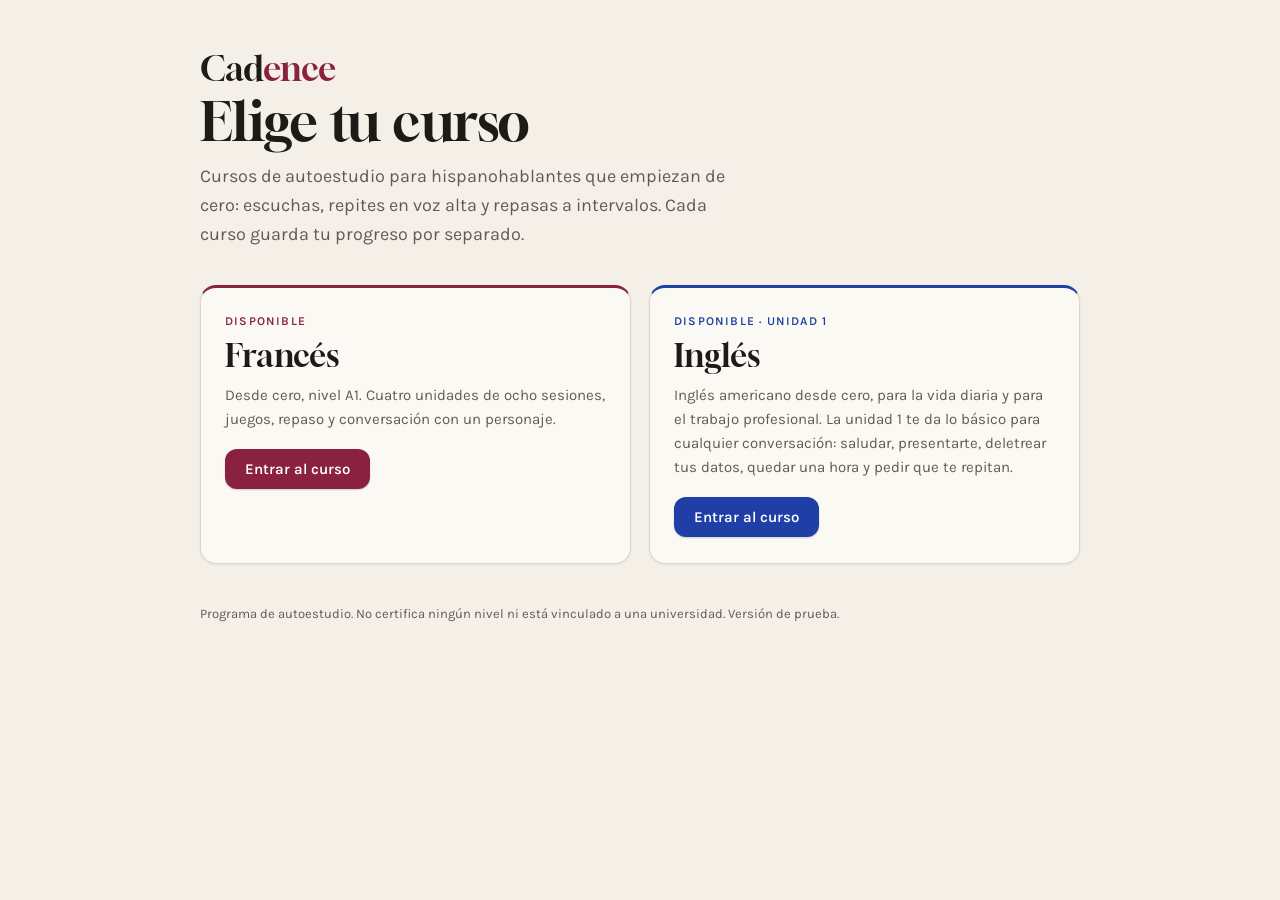
<file: index.html>
<!doctype html>
<html lang="es">
<head>
<meta charset="utf-8">
<meta name="viewport" content="width=device-width, initial-scale=1, viewport-fit=cover">
<meta name="robots" content="noindex">
<meta name="description" content="Cadence: cursos de autoestudio de idiomas para hispanohablantes. Versión de prueba.">
<meta name="theme-color" content="#F4F0E8">
<title>Cadence · Elige tu curso</title>
<link rel="preconnect" href="https://fonts.googleapis.com">
<link rel="preconnect" href="https://fonts.gstatic.com" crossorigin>
<link href="https://fonts.googleapis.com/css2?family=Gloock&family=Karla:wght@400;500;600;700&display=swap" rel="stylesheet">
<style>
:root{--paper:#F4F0E8;--card:#FBF9F4;--ink:#1E1A18;--ink2:#625A55;--line:#DDD5C7;--fr:#8A2140;--en:#1F3FA6;--f-display:'Gloock','Iowan Old Style',Georgia,serif;--f-body:'Karla',system-ui,-apple-system,'Segoe UI',sans-serif}
@media (prefers-color-scheme:dark){:root{--paper:#17141A;--card:#201C24;--ink:#F3ECE6;--ink2:#B9AFAA;--line:#3A3340;--fr:#F28CA3;--en:#8FA6FF}}
*{box-sizing:border-box}
body{margin:0;background:var(--paper);color:var(--ink);font:400 16px/1.6 var(--f-body);min-height:100vh;padding:max(24px,env(safe-area-inset-top)) max(16px,env(safe-area-inset-right)) 48px max(16px,env(safe-area-inset-left))}
main{max-width:880px;margin:0 auto}
.brand{font:400 34px/1 var(--f-display);margin:28px 0 6px}
.brand em{font-style:normal;color:var(--fr)}
.lead{font-size:18px;color:var(--ink2);max-width:540px;margin:0 0 36px}
h1{font:400 clamp(34px,6vw,54px)/1.08 var(--f-display);letter-spacing:-.01em;margin:0 0 12px}
.grid{display:grid;grid-template-columns:repeat(auto-fit,minmax(280px,1fr));gap:18px}
.card{display:flex;flex-direction:column;gap:10px;padding:26px 24px;border:1px solid var(--line);border-top:3px solid var(--c);border-radius:16px;background:var(--card);box-shadow:0 1px 3px rgba(0,0,0,.06);text-decoration:none;color:inherit}
.card.fr{--c:var(--fr)}.card.en{--c:var(--en)}
.card small{font:600 12px var(--f-body);letter-spacing:.1em;text-transform:uppercase;color:var(--c)}
.card h2{font:400 32px/1.1 var(--f-display);margin:0}
.card p{margin:0;color:var(--ink2);font-size:15px}
.go{margin-top:8px;align-self:flex-start;padding:11px 20px;border-radius:12px;background:var(--c);color:#fff;font:600 15px var(--f-body);box-shadow:0 1px 2px rgba(0,0,0,.18)}
.card.soon{opacity:.72}
.card.soon .go{background:transparent;color:var(--ink2);border:1px solid var(--line);box-shadow:none}
a.card:hover{border-color:var(--c)}
a.card:focus-visible{outline:3px solid var(--c);outline-offset:3px}
.foot{margin-top:40px;font-size:13px;color:var(--ink2);max-width:640px}
</style>
</head>
<body>
<main>
  <div class="brand" aria-label="Cadence">Cad<em>ence</em></div>
  <h1>Elige tu curso</h1>
  <p class="lead">Cursos de autoestudio para hispanohablantes que empiezan de cero: escuchas, repites en voz alta y repasas a intervalos. Cada curso guarda tu progreso por separado.</p>
  <div class="grid">
    <a class="card fr" href="fr/">
      <small>Disponible</small>
      <h2>Francés</h2>
      <p>Desde cero, nivel A1. Cuatro unidades de ocho sesiones, juegos, repaso y conversación con un personaje.</p>
      <span class="go">Entrar al curso</span>
    </a>
    <a class="card en" href="en/">
      <small>Disponible · unidad 1</small>
      <h2>Inglés</h2>
      <p>Inglés americano desde cero, para la vida diaria y para el trabajo profesional. La unidad 1 te da lo básico para cualquier conversación: saludar, presentarte, deletrear tus datos, quedar una hora y pedir que te repitan.</p>
      <span class="go">Entrar al curso</span>
    </a>
  </div>
  <p class="foot">Programa de autoestudio. No certifica ningún nivel ni está vinculado a una universidad. Versión de prueba.</p>
</main>
</body>
</html>
</file>
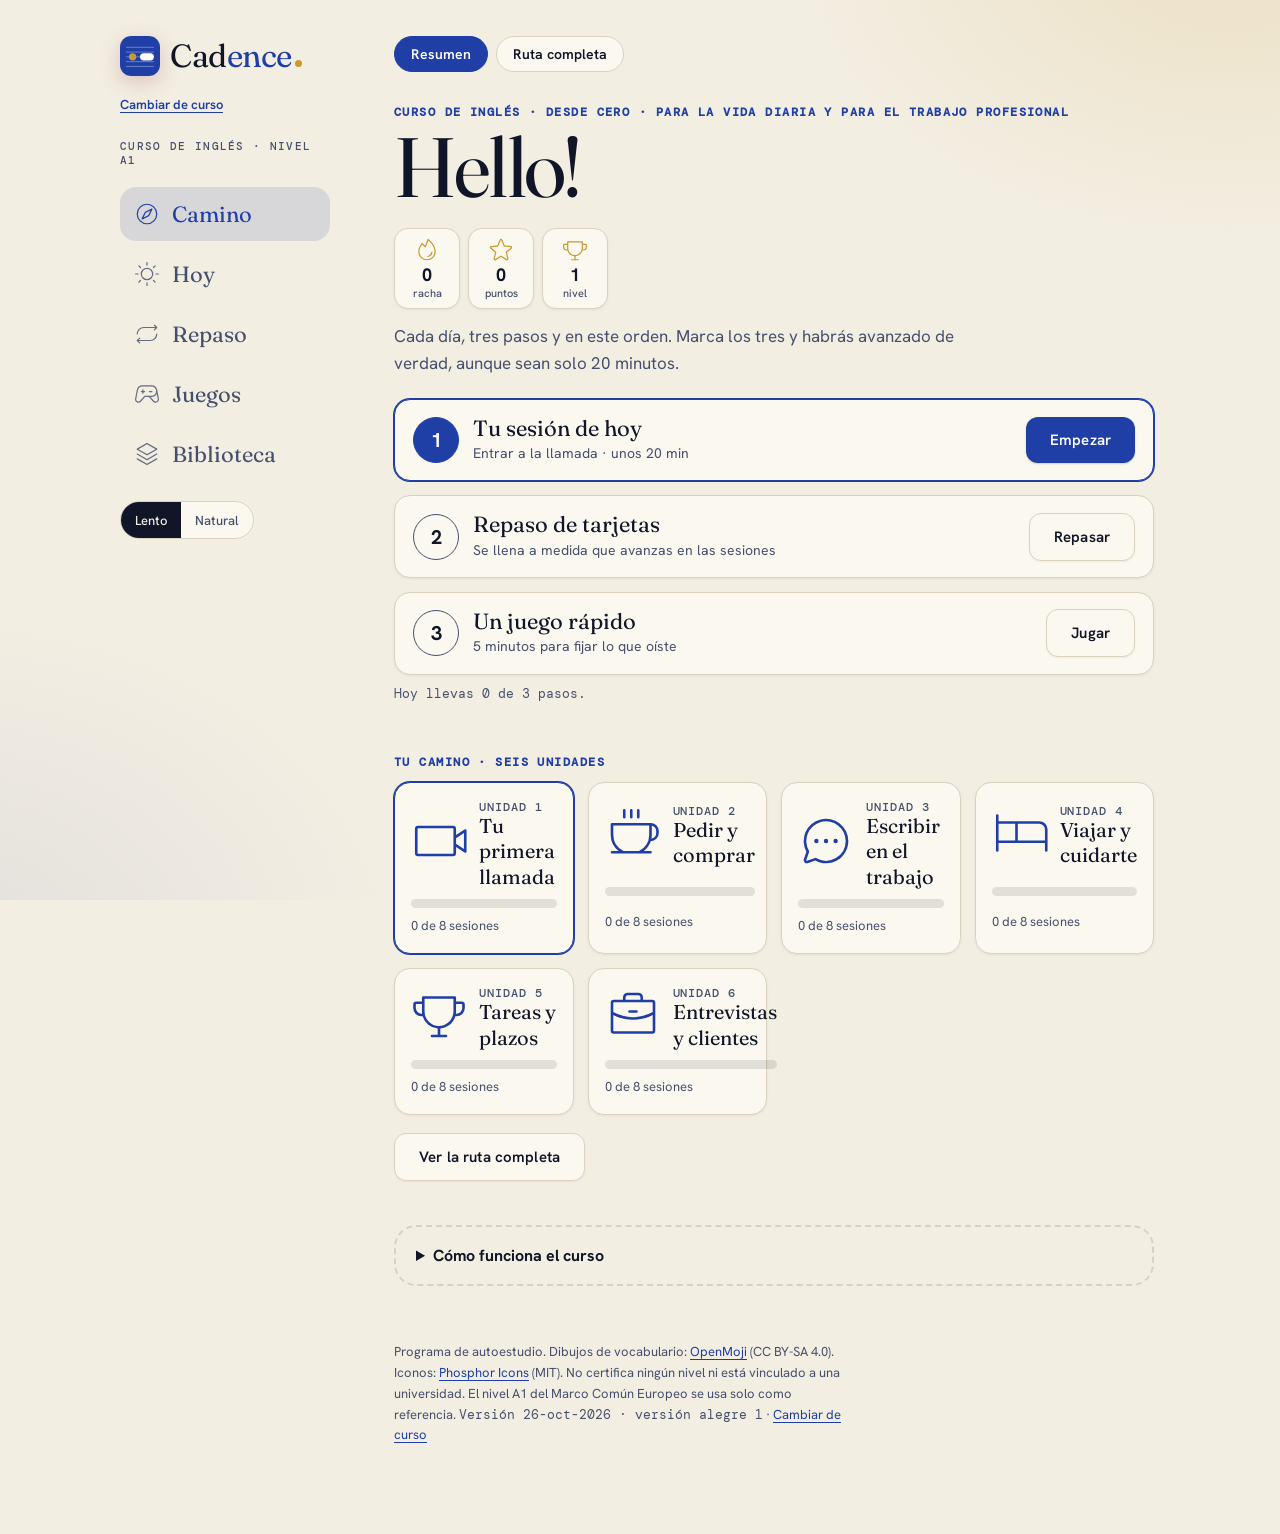
<file: en/index.html>
<!doctype html>
<html lang="es">
<head>
<meta charset="utf-8">
<meta name="viewport" content="width=device-width, initial-scale=1, viewport-fit=cover">
<meta name="robots" content="noindex">
<meta name="description" content="Cadence: curso de autoestudio de inglés para la vida diaria y para el trabajo profesional, desde cero y para hispanohablantes. Versión de prueba.">
<meta name="theme-color" content="#F3EEE2">
<meta property="og:type" content="website">
<meta property="og:title" content="Cadence: inglés para la vida y el trabajo">
<meta property="og:description" content="Curso de autoestudio de inglés americano para la vida diaria y el trabajo profesional, con ritmo, escenas y repaso espaciado.">
<link rel="canonical" href="https://virbel21.github.io/cadence-frances/en/">
<title>Cadence</title>
<link rel="preconnect" href="https://fonts.googleapis.com">
<link rel="preconnect" href="https://fonts.gstatic.com" crossorigin>
<link href="https://fonts.googleapis.com/css2?family=Fraunces:ital,opsz,wght@0,9..144,300..700;1,9..144,300..700&family=Hanken+Grotesk:wght@400;500;600&family=DM+Mono:wght@400;500&display=swap" rel="stylesheet">
<link rel="stylesheet" href="theme.css">
<link rel="stylesheet" href="../shared/app.css">
</head>
<body>

<div class="shell">
  <aside class="side">
    <div class="brand" role="img" aria-label="Cadence">
      <svg class="mk" viewBox="0 0 46 46" fill="none" aria-hidden="true"><rect width="46" height="46" rx="13" fill="var(--blue)"/><g stroke="var(--on-blue)" stroke-width="1" opacity=".38"><path d="M7 13H39M7 18.5H39M7 24H39M7 29.5H39M7 35H39"/></g><circle cx="14.5" cy="24" r="4.2" fill="var(--honey)"/><rect x="23" y="19.8" width="16" height="8.4" rx="4.2" fill="var(--on-blue)"/></svg>
      <span class="wm" aria-hidden="true">Cad<em>ence</em><span class="dt"></span></span>
    </div>
    <p class="sub">Curso de inglés · Nivel A1</p>
    <a class="swc" href="../">Cambiar de curso</a>
    <div class="seg" role="group" aria-label="Velocidad de la voz">
      <button type="button" data-a="speed" data-v="slow" aria-pressed="true">Lento</button>
      <button type="button" data-a="speed" data-v="fast" aria-pressed="false">Natural</button>
    </div>
    <label class="vsel" id="vsel" hidden><span>Voz</span><select id="voice" aria-label="Elegir voz inglesa"></select></label>
    <nav class="nav" role="tablist" aria-label="Secciones">
      <button role="tab" data-a="tab" data-t="home" type="button"><span class="ic"><svg viewBox="0 0 256 256" fill="currentColor" aria-hidden="true" focusable="false"><path d="M128,26A102,102,0,1,0,230,128,102.12,102.12,0,0,0,128,26Zm0,192a90,90,0,1,1,90-90A90.1,90.1,0,0,1,128,218ZM173.32,74.63l-64,32a6,6,0,0,0-2.69,2.69l-32,64A6,6,0,0,0,80,182a6.06,6.06,0,0,0,2.68-.63l64-32a6,6,0,0,0,2.69-2.69l32-64a6,6,0,0,0-8.05-8.05Zm-33.79,64.9L93.42,162.58l23-46.11,46.11-23Z"/></svg></span><span>Camino</span></button>
      <button role="tab" data-a="tab" data-t="today" type="button"><span class="ic"><svg viewBox="0 0 256 256" fill="currentColor" aria-hidden="true" focusable="false"><path d="M122,40V16a6,6,0,0,1,12,0V40a6,6,0,0,1-12,0Zm68,88a62,62,0,1,1-62-62A62.07,62.07,0,0,1,190,128Zm-12,0a50,50,0,1,0-50,50A50.06,50.06,0,0,0,178,128ZM59.76,68.24a6,6,0,1,0,8.48-8.48l-16-16a6,6,0,0,0-8.48,8.48Zm0,119.52-16,16a6,6,0,1,0,8.48,8.48l16-16a6,6,0,1,0-8.48-8.48ZM192,70a6,6,0,0,0,4.24-1.76l16-16a6,6,0,0,0-8.48-8.48l-16,16A6,6,0,0,0,192,70Zm4.24,117.76a6,6,0,0,0-8.48,8.48l16,16a6,6,0,0,0,8.48-8.48ZM46,128a6,6,0,0,0-6-6H16a6,6,0,0,0,0,12H40A6,6,0,0,0,46,128Zm82,82a6,6,0,0,0-6,6v24a6,6,0,0,0,12,0V216A6,6,0,0,0,128,210Zm112-88H216a6,6,0,0,0,0,12h24a6,6,0,0,0,0-12Z"/></svg></span><span>Hoy</span></button>
      <button role="tab" data-a="tab" data-t="review" type="button"><span class="ic"><svg viewBox="0 0 256 256" fill="currentColor" aria-hidden="true" focusable="false"><path d="M26,128A70.08,70.08,0,0,1,96,58H209.51L195.76,44.24a6,6,0,0,1,8.48-8.48l24,24a6,6,0,0,1,0,8.48l-24,24a6,6,0,0,1-8.48-8.48L209.51,70H96a58.07,58.07,0,0,0-58,58,6,6,0,0,1-12,0Zm198-6a6,6,0,0,0-6,6,58.07,58.07,0,0,1-58,58H46.49l13.75-13.76a6,6,0,0,0-8.48-8.48l-24,24a6,6,0,0,0,0,8.48l24,24a6,6,0,0,0,8.48-8.48L46.49,198H160a70.08,70.08,0,0,0,70-70A6,6,0,0,0,224,122Z"/></svg></span><span>Repaso</span></button>
      <button role="tab" data-a="tab" data-t="games" type="button"><span class="ic"><svg viewBox="0 0 256 256" fill="currentColor" aria-hidden="true" focusable="false"><path d="M176,110H152a6,6,0,0,1,0-12h24a6,6,0,0,1,0,12ZM104,98H94V88a6,6,0,0,0-12,0V98H72a6,6,0,0,0,0,12H82v10a6,6,0,0,0,12,0V110h10a6,6,0,0,0,0-12ZM239.84,199.5A34,34,0,0,1,212,214,34.11,34.11,0,0,1,188,204.05l-.26-.28L147.38,158H108.62L68.31,203.76,68,204A34,34,0,0,1,44,214a34,34,0,0,1-33.46-39.91s0-.06,0-.1L26.9,89.88A57.89,57.89,0,0,1,83.89,42H172a58.07,58.07,0,0,1,57.05,47.63c0,.07,0,.12,0,.19L245.46,174s0,.07,0,.11A33.75,33.75,0,0,1,239.84,199.5ZM172,146a46,46,0,0,0,0-92H83.89A45.9,45.9,0,0,0,38.71,92a.36.36,0,0,0,0,.1L22.33,176.23a22,22,0,0,0,37.11,19.45l42-47.65a6,6,0,0,1,4.5-2Zm61.67,30.23-9.79-50.35A58.06,58.06,0,0,1,172,158h-8.63l33.19,37.68a22,22,0,0,0,37.11-19.45Z"/></svg></span><span>Juegos</span></button>
      <button role="tab" data-a="tab" data-t="sounds" type="button"><span class="ic"><svg viewBox="0 0 256 256" fill="currentColor" aria-hidden="true" focusable="false"><path d="M229.18,173a6,6,0,0,1-2.16,8.2l-96,56a6,6,0,0,1-6,0l-96-56a6,6,0,0,1,6-10.36l93,54.23,93-54.23A6,6,0,0,1,229.18,173ZM221,122.82l-93,54.23L35,122.82a6,6,0,0,0-6,10.36l96,56a6,6,0,0,0,6,0l96-56a6,6,0,0,0-6-10.36ZM26,80a6,6,0,0,1,3-5.18l96-56a6,6,0,0,1,6,0l96,56a6,6,0,0,1,0,10.36l-96,56a6,6,0,0,1-6,0l-96-56A6,6,0,0,1,26,80Zm17.91,0L128,129.05,212.09,80,128,31Z"/></svg></span><span>Biblioteca</span></button>
    </nav>
        <p class="note" id="vnote" hidden>Este dispositivo no tiene una voz inglesa instalada. Añádela en los ajustes de voz del sistema para oír las frases. Las notas del ritmo funcionan igual.</p>
  </aside>

  <main>
    <div class="subnav" id="subnav" role="group" aria-label="Apartados"></div>
    <section class="view" id="v-home"></section>
    <section class="view" id="v-route" hidden></section>
    <section class="view" id="v-today" hidden></section>
    <section class="view" id="v-review" hidden></section>
    <section class="view" id="v-words" hidden></section>
    <section class="view" id="v-games" hidden></section>
    <section class="view" id="v-talk" hidden></section>
    <section class="view" id="v-sounds" hidden></section>
    <section class="view" id="v-verbs" hidden></section>
    <section class="view" id="v-method" hidden></section>
    <p class="foot">Programa de autoestudio. Dibujos de vocabulario: <a href="https://openmoji.org" rel="noopener">OpenMoji</a> (CC BY-SA 4.0). Iconos: <a href="https://phosphoricons.com" rel="noopener">Phosphor Icons</a> (MIT). No certifica ningún nivel ni está vinculado a una universidad. El nivel A1 del Marco Común Europeo se usa solo como referencia. <span style="font-family:var(--f-mono)">Versión 26-oct-2026 · versión alegre 1</span> · <a href="../">Cambiar de curso</a></p>
  </main>
</div>
<div class="toast" id="toast" role="status" aria-live="polite" hidden></div>

<script src="course.js"></script>
<script src="../shared/evid.js"></script>
<script src="../shared/engine.js"></script>
</body>
</html>
</file>
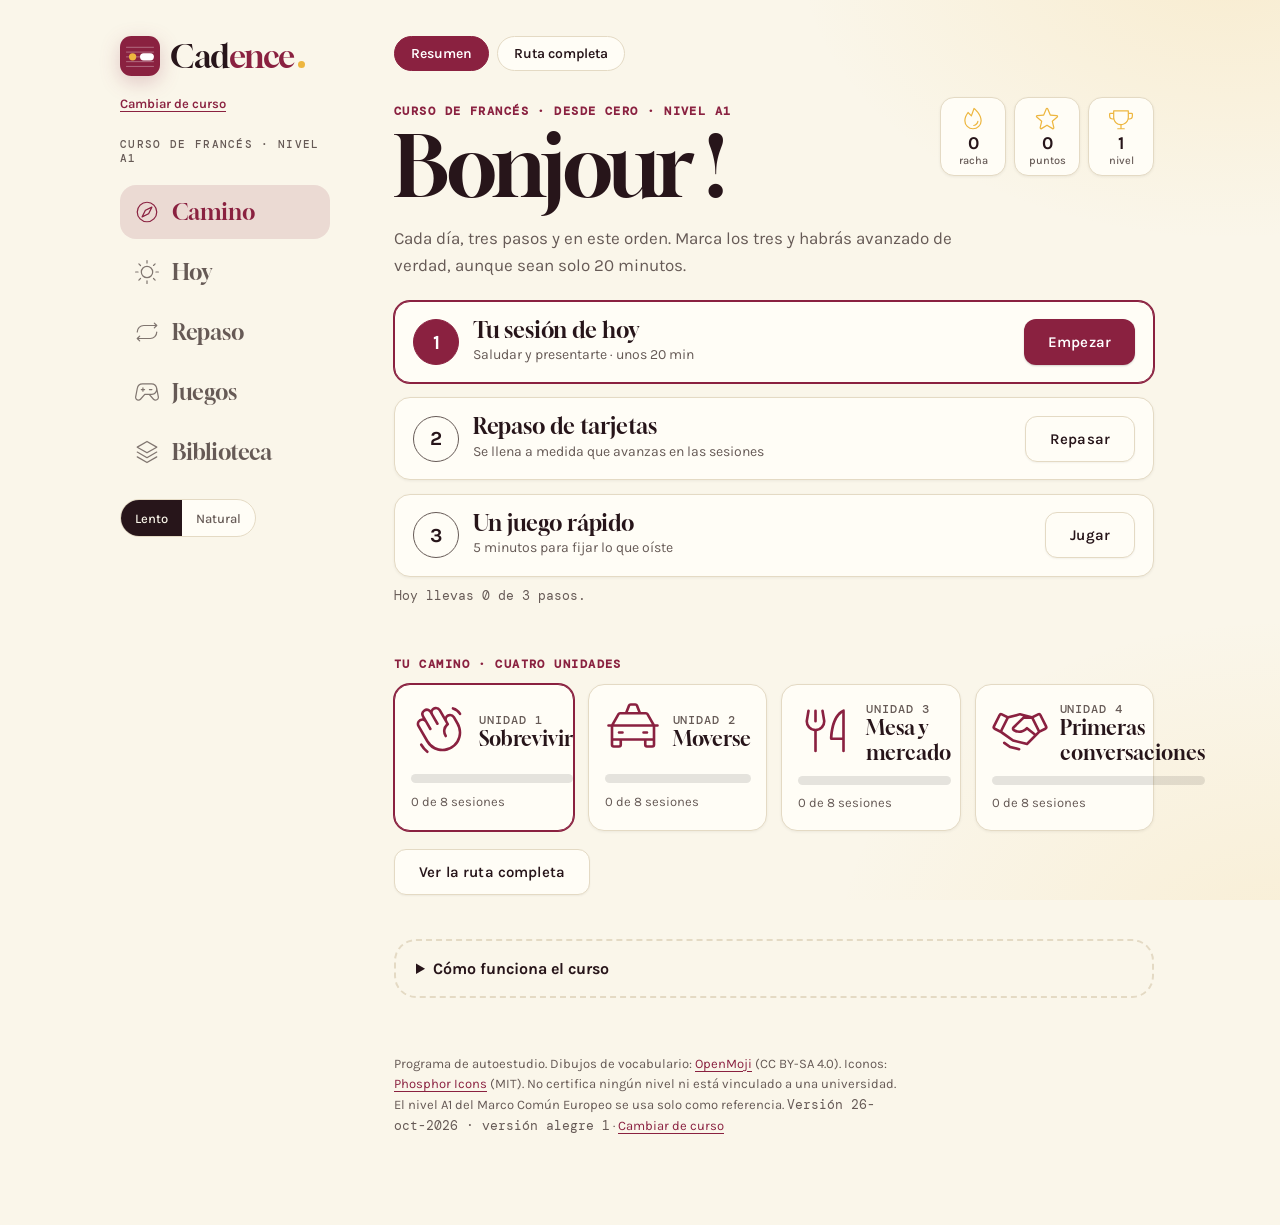
<file: fr/index.html>
<!doctype html>
<html lang="es">
<head>
<meta charset="utf-8">
<meta name="viewport" content="width=device-width, initial-scale=1, viewport-fit=cover">
<meta name="robots" content="noindex">
<meta name="description" content="Cadence: curso de autoestudio de francés desde cero para hispanohablantes. Versión de prueba.">
<meta name="theme-color" content="#FAF6EA">
<meta property="og:type" content="website">
<meta property="og:title" content="Cadence: francés desde cero">
<meta property="og:description" content="Curso de autoestudio de francés para hispanohablantes, con ritmo, escenas y repaso espaciado.">
<link rel="canonical" href="https://virbel21.github.io/cadence-frances/fr/">
<title>Cadence</title>
<link rel="preconnect" href="https://fonts.googleapis.com">
<link rel="preconnect" href="https://fonts.gstatic.com" crossorigin>
<link href="https://fonts.googleapis.com/css2?family=Fraunces:ital,opsz,wght@0,9..144,300..700;1,9..144,300..700&family=Hanken+Grotesk:wght@400;500;600&family=DM+Mono:wght@400;500&family=Gloock&family=Karla:wght@400;500;600&display=swap" rel="stylesheet">
<link rel="stylesheet" href="theme.css">
<link rel="stylesheet" href="../shared/app.css">
</head>
<body>

<div class="shell">
  <aside class="side">
    <div class="brand" role="img" aria-label="Cadence">
      <svg class="mk" viewBox="0 0 46 46" fill="none" aria-hidden="true"><rect width="46" height="46" rx="13" fill="var(--blue)"/><g stroke="var(--on-blue)" stroke-width="1" opacity=".38"><path d="M7 13H39M7 18.5H39M7 24H39M7 29.5H39M7 35H39"/></g><circle cx="14.5" cy="24" r="4.2" fill="var(--honey)"/><rect x="23" y="19.8" width="16" height="8.4" rx="4.2" fill="var(--on-blue)"/></svg>
      <span class="wm" aria-hidden="true">Cad<em>ence</em><span class="dt"></span></span>
    </div>
    <p class="sub">Curso de francés · Nivel A1</p>
    <a class="swc" href="../">Cambiar de curso</a>
    <div class="seg" role="group" aria-label="Velocidad de la voz">
      <button type="button" data-a="speed" data-v="slow" aria-pressed="true">Lento</button>
      <button type="button" data-a="speed" data-v="fast" aria-pressed="false">Natural</button>
    </div>
    <label class="vsel" id="vsel" hidden><span>Voz</span><select id="voice" aria-label="Elegir voz francesa"></select></label>
    <nav class="nav" role="tablist" aria-label="Secciones">
      <button role="tab" data-a="tab" data-t="home" type="button"><span class="ic"><svg viewBox="0 0 256 256" fill="currentColor" aria-hidden="true" focusable="false"><path d="M128,26A102,102,0,1,0,230,128,102.12,102.12,0,0,0,128,26Zm0,192a90,90,0,1,1,90-90A90.1,90.1,0,0,1,128,218ZM173.32,74.63l-64,32a6,6,0,0,0-2.69,2.69l-32,64A6,6,0,0,0,80,182a6.06,6.06,0,0,0,2.68-.63l64-32a6,6,0,0,0,2.69-2.69l32-64a6,6,0,0,0-8.05-8.05Zm-33.79,64.9L93.42,162.58l23-46.11,46.11-23Z"/></svg></span><span>Camino</span></button>
      <button role="tab" data-a="tab" data-t="today" type="button"><span class="ic"><svg viewBox="0 0 256 256" fill="currentColor" aria-hidden="true" focusable="false"><path d="M122,40V16a6,6,0,0,1,12,0V40a6,6,0,0,1-12,0Zm68,88a62,62,0,1,1-62-62A62.07,62.07,0,0,1,190,128Zm-12,0a50,50,0,1,0-50,50A50.06,50.06,0,0,0,178,128ZM59.76,68.24a6,6,0,1,0,8.48-8.48l-16-16a6,6,0,0,0-8.48,8.48Zm0,119.52-16,16a6,6,0,1,0,8.48,8.48l16-16a6,6,0,1,0-8.48-8.48ZM192,70a6,6,0,0,0,4.24-1.76l16-16a6,6,0,0,0-8.48-8.48l-16,16A6,6,0,0,0,192,70Zm4.24,117.76a6,6,0,0,0-8.48,8.48l16,16a6,6,0,0,0,8.48-8.48ZM46,128a6,6,0,0,0-6-6H16a6,6,0,0,0,0,12H40A6,6,0,0,0,46,128Zm82,82a6,6,0,0,0-6,6v24a6,6,0,0,0,12,0V216A6,6,0,0,0,128,210Zm112-88H216a6,6,0,0,0,0,12h24a6,6,0,0,0,0-12Z"/></svg></span><span>Hoy</span></button>
      <button role="tab" data-a="tab" data-t="review" type="button"><span class="ic"><svg viewBox="0 0 256 256" fill="currentColor" aria-hidden="true" focusable="false"><path d="M26,128A70.08,70.08,0,0,1,96,58H209.51L195.76,44.24a6,6,0,0,1,8.48-8.48l24,24a6,6,0,0,1,0,8.48l-24,24a6,6,0,0,1-8.48-8.48L209.51,70H96a58.07,58.07,0,0,0-58,58,6,6,0,0,1-12,0Zm198-6a6,6,0,0,0-6,6,58.07,58.07,0,0,1-58,58H46.49l13.75-13.76a6,6,0,0,0-8.48-8.48l-24,24a6,6,0,0,0,0,8.48l24,24a6,6,0,0,0,8.48-8.48L46.49,198H160a70.08,70.08,0,0,0,70-70A6,6,0,0,0,224,122Z"/></svg></span><span>Repaso</span></button>
      <button role="tab" data-a="tab" data-t="games" type="button"><span class="ic"><svg viewBox="0 0 256 256" fill="currentColor" aria-hidden="true" focusable="false"><path d="M176,110H152a6,6,0,0,1,0-12h24a6,6,0,0,1,0,12ZM104,98H94V88a6,6,0,0,0-12,0V98H72a6,6,0,0,0,0,12H82v10a6,6,0,0,0,12,0V110h10a6,6,0,0,0,0-12ZM239.84,199.5A34,34,0,0,1,212,214,34.11,34.11,0,0,1,188,204.05l-.26-.28L147.38,158H108.62L68.31,203.76,68,204A34,34,0,0,1,44,214a34,34,0,0,1-33.46-39.91s0-.06,0-.1L26.9,89.88A57.89,57.89,0,0,1,83.89,42H172a58.07,58.07,0,0,1,57.05,47.63c0,.07,0,.12,0,.19L245.46,174s0,.07,0,.11A33.75,33.75,0,0,1,239.84,199.5ZM172,146a46,46,0,0,0,0-92H83.89A45.9,45.9,0,0,0,38.71,92a.36.36,0,0,0,0,.1L22.33,176.23a22,22,0,0,0,37.11,19.45l42-47.65a6,6,0,0,1,4.5-2Zm61.67,30.23-9.79-50.35A58.06,58.06,0,0,1,172,158h-8.63l33.19,37.68a22,22,0,0,0,37.11-19.45Z"/></svg></span><span>Juegos</span></button>
      <button role="tab" data-a="tab" data-t="sounds" type="button"><span class="ic"><svg viewBox="0 0 256 256" fill="currentColor" aria-hidden="true" focusable="false"><path d="M229.18,173a6,6,0,0,1-2.16,8.2l-96,56a6,6,0,0,1-6,0l-96-56a6,6,0,0,1,6-10.36l93,54.23,93-54.23A6,6,0,0,1,229.18,173ZM221,122.82l-93,54.23L35,122.82a6,6,0,0,0-6,10.36l96,56a6,6,0,0,0,6,0l96-56a6,6,0,0,0-6-10.36ZM26,80a6,6,0,0,1,3-5.18l96-56a6,6,0,0,1,6,0l96,56a6,6,0,0,1,0,10.36l-96,56a6,6,0,0,1-6,0l-96-56A6,6,0,0,1,26,80Zm17.91,0L128,129.05,212.09,80,128,31Z"/></svg></span><span>Biblioteca</span></button>
    </nav>
        <p class="note" id="vnote" hidden>Este dispositivo no tiene una voz francesa instalada. Añádela en los ajustes de voz del sistema para oír las frases. Las notas del ritmo funcionan igual.</p>
  </aside>

  <main>
    <div class="subnav" id="subnav" role="group" aria-label="Apartados"></div>
    <section class="view" id="v-home"></section>
    <section class="view" id="v-route" hidden></section>
    <section class="view" id="v-today" hidden></section>
    <section class="view" id="v-review" hidden></section>
    <section class="view" id="v-words" hidden></section>
    <section class="view" id="v-games" hidden></section>
    <section class="view" id="v-talk" hidden></section>
    <section class="view" id="v-sounds" hidden></section>
    <section class="view" id="v-verbs" hidden></section>
    <section class="view" id="v-method" hidden></section>
    <p class="foot">Programa de autoestudio. Dibujos de vocabulario: <a href="https://openmoji.org" rel="noopener">OpenMoji</a> (CC BY-SA 4.0). Iconos: <a href="https://phosphoricons.com" rel="noopener">Phosphor Icons</a> (MIT). No certifica ningún nivel ni está vinculado a una universidad. El nivel A1 del Marco Común Europeo se usa solo como referencia. <span style="font-family:var(--f-mono)">Versión 26-oct-2026 · versión alegre 1</span> · <a href="../">Cambiar de curso</a></p>
  </main>
</div>
<div class="toast" id="toast" role="status" aria-live="polite" hidden></div>

<script src="course.js"></script>
<script src="../shared/evid.js"></script>
<script src="../shared/engine.js"></script>
</body>
</html>
</file>
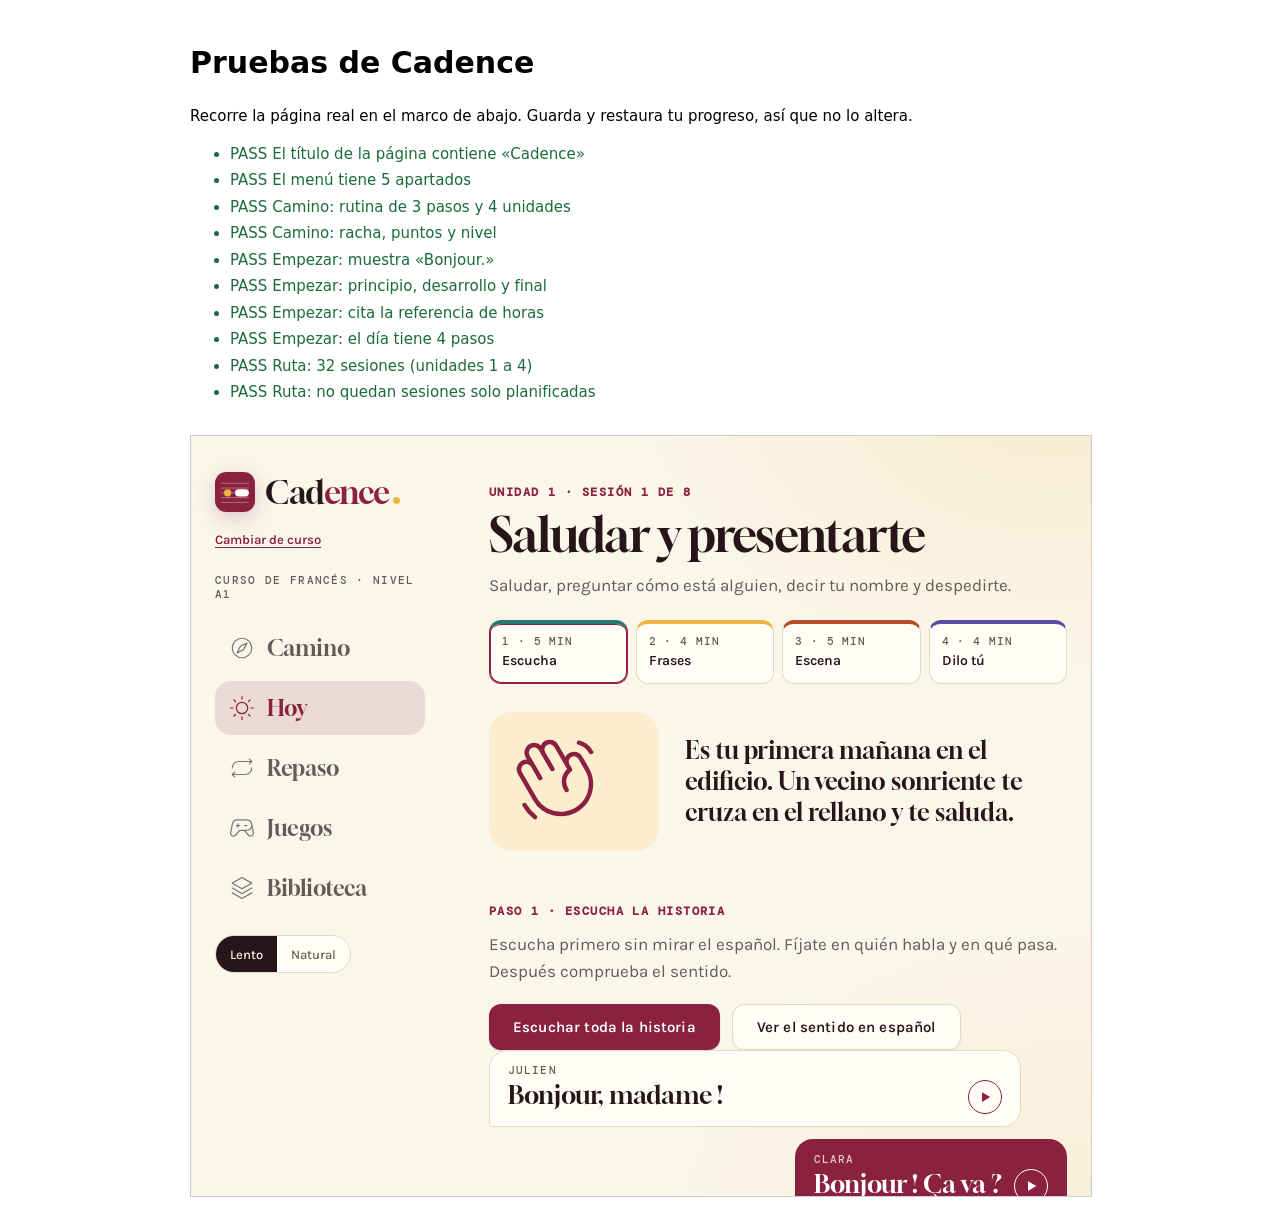
<file: tests.html>
<!doctype html>
<html lang="es"><head><meta charset="utf-8"><meta name="robots" content="noindex">
<title>Ejecutando pruebas…</title>
<style>body{font:15px/1.5 system-ui,sans-serif;padding:20px;max-width:900px;margin:0 auto}li{margin:4px 0}.ok{color:#1b6b3a}.ko{color:#b00020;font-weight:600}iframe{width:100%;height:760px;border:1px solid #ccc;margin-top:16px}</style></head>
<body>
<h1>Pruebas de Cadence</h1>
<p>Recorre la página real en el marco de abajo. Guarda y restaura tu progreso, así que no lo altera.</p>
<ul id="out"></ul>
<iframe id="f" src="fr/index.html" title="Cadence"></iframe>
<script>
(function(){
var KEY='cadence.fr.v1',out=document.getElementById('out'),f=document.getElementById('f'),fails=0,backup=null;
try{backup=localStorage.getItem(KEY)}catch(e){}
function log(ok,msg){var li=document.createElement('li');li.className=ok?'ok':'ko';li.textContent=(ok?'PASS  ':'FAIL  ')+msg;out.appendChild(li);if(!ok)fails++}
function sleep(ms){return new Promise(function(r){setTimeout(r,ms)})}
function q(s){return f.contentDocument.querySelector(s)}
function qa(s){return f.contentDocument.querySelectorAll(s)}
async function go(t){var d=f.contentDocument,b=d.createElement('button');b.setAttribute('data-a','tab');b.setAttribute('data-t',t);d.body.appendChild(b);b.click();d.body.removeChild(b);await sleep(250)}
async function click(s){var e=q(s);if(!e){return false}e.click();await sleep(250);return true}
async function run(){
  await sleep(800);
  var d=f.contentDocument;
  log(/Cadence/.test(d.title),'El título de la página contiene «Cadence»');
  log(qa('.nav [data-a="tab"]').length===5,'El menú tiene 5 apartados');
  log(qa('#v-home .rstep').length===3&&qa('#v-home .ucard').length===4,'Camino: rutina de 3 pasos y 4 unidades');
  log(!!q('#v-home .badges'),'Camino: racha, puntos y nivel');
  log(/Bonjour/.test((q('#v-home h1')||{}).textContent||''),'Empezar: muestra «Bonjour.»');
  log(qa('#v-home .stage').length===3,'Empezar: principio, desarrollo y final');
  log(/90 y 100 horas/.test(q('#v-home').textContent),'Empezar: cita la referencia de horas');
  log(qa('#v-home .how li').length===4,'Empezar: el día tiene 4 pasos');
  await go('route');
  log(qa('#v-route .trow').length===32,'Ruta: 32 sesiones (unidades 1 a 4)');
  log(qa('#v-route li.plan').length===0,'Ruta: no quedan sesiones solo planificadas');
  await click('#v-route [data-a="day"][data-n="1"]');
  log(qa('#v-today .stp button').length===4,'Hoy: 4 pasos');
  log(qa('#v-today .story .sl').length===6,'Sesión 1: la historia tiene 6 líneas');
  await click('#v-today [data-a="es"]');
  log(qa('#v-today .story .sense').length===6,'Día 1: se muestra el sentido en español');
  await click('#v-today [data-a="lstart"]');
  log(qa('#v-today #listen .chips .chip').length>=5,'Escucha y marca: aparecen palabras para marcar');
  await click('#v-today #listen [data-a="lpick"]');
  await click('#v-today [data-a="lcheck"]');
  log(!!q('#v-today #listen .line')&&qa('#v-today #listen .chip.ok,#v-today #listen .chip.ko,#v-today #listen .chip.miss').length>0,'Escucha y marca: comprueba y muestra la frase');
  for(var l=0;l<3;l++){await click('#v-today [data-a="lnext"]');if(l<2)await click('#v-today [data-a="lcheck"]')}
  log(/palabras reconocidas/.test(q('#v-today #listen').textContent),'Escucha y marca: resultado final');
  await click('#v-today [data-a="stepdone"][data-i="0"]');
  log(qa('#v-today .ph').length===5,'Día 1: 5 frases clave');
  await click('#v-today [data-a="stepdone"][data-i="1"]');
  await click('#v-today [data-a="start"]');
  log(qa('#v-today [data-a="pick"]').length===3,'Escena: cada turno ofrece 3 opciones');
  for(var k=0;k<3;k++){await click('#v-today [data-a="pick"]');await click('#v-today [data-a="next"]')}
  log(!!q('#v-today .endbox'),'Escena: termina con resultado');
  await click('#v-today [data-a="step"][data-i="3"]');
  await click('#v-today [data-a="dayrv"]');
  for(var m=0;m<5;m++){await click('#v-review [data-a="show"]');await click('#v-review [data-a="rate"][data-r="1"]')}
  log(!!q('#v-review [data-a="backday"]'),'Dilo tú: al acabar vuelve al día');
  await click('#v-review [data-a="backday"]');
  log(/Día 1 completo/.test(q('#v-today').textContent),'Día 1 queda completo');
  await go('route');
  log(qa('#v-route .node.done').length===1,'Ruta: el día 1 aparece como Hecho');
  await click('#v-route [data-a="day"][data-n="7"]');
  await click('#v-today [data-a="qstart"]');
  log(qa('#v-today .qopt').length===3,'Mini-prueba: 3 opciones');
  for(var n2=0;n2<8;n2++){await click('#v-today .qopt');await click('#v-today [data-a="qnext"]')}
  log(/\/ 8/.test(q('#v-today').textContent),'Mini-prueba: muestra resultado sobre 8');
  await click('#v-route [data-a="day"][data-n="8"]');
  log(!!q('#v-today .checks'),'Día 7: lista de balance');
  await click('#v-route [data-a="day"][data-n="9"]');
  log(qa('#v-today .story .sl').length===8,'U2 sesión 9: la historia tiene 8 líneas');
  log(/Unidad 2 · Sesión 1 de 8/.test(q('#v-today').textContent),'U2: encabezado de unidad y sesión');
  await click('#v-today [data-a="stepdone"][data-i="0"]');
  log(qa('#v-today .ph').length===5,'U2 sesión 9: 5 frases clave');
  await click('#v-today [data-a="stepdone"][data-i="1"]');
  await click('#v-today [data-a="start"]');
  for(var k2=0;k2<3;k2++){await click('#v-today [data-a="pick"]');await click('#v-today [data-a="next"]')}
  log(!!q('#v-today .endbox'),'U2 escena: termina con resultado');
  for(var dd=10;dd<=13;dd++){
    await go('route');
    await click('#v-route [data-a="day"][data-n="'+dd+'"]');
    log(qa('#v-today .story .sl').length>=7&&!!q('#v-today .stp'),'U2 sesión '+dd+': historia y 4 pasos');
  }
  await go('route');
  await click('#v-route [data-a="day"][data-n="14"]');
  log(qa('#v-today .story .sl').length===8,'U2 jornada: 8 líneas');
  await click('#v-today [data-a="stepdone"][data-i="0"]');
  log(qa('#v-today .ph').length===25,'U2 jornada: 25 frases de la unidad');
  await go('route');
  await click('#v-route [data-a="day"][data-n="15"]');
  await click('#v-today [data-a="qstart"]');
  for(var n3=0;n3<8;n3++){await click('#v-today .qopt');await click('#v-today [data-a="qnext"]')}
  log(/\/ 8/.test(q('#v-today').textContent),'U2 mini-prueba: resultado sobre 8');
  await go('route');
  await click('#v-route [data-a="day"][data-n="16"]');
  log(qa('#v-today .checks li').length===4&&/billete/.test(q('#v-today .checks').textContent),'U2 balance: objetivos de la unidad 2');
  for(var u3=17;u3<=22;u3++){
    await go('route');
    await click('#v-route [data-a="day"][data-n="'+u3+'"]');
    log(qa('#v-today .story .sl').length>=8&&!!q('#v-today .stp')&&/Unidad 3/.test(q('#v-today').textContent),'U3 sesión '+u3+': historia, pasos y unidad');
    if(u3===17){
      await click('#v-today [data-a="stepdone"][data-i="0"]');await click('#v-today [data-a="stepdone"][data-i="1"]');
      await click('#v-today [data-a="start"]');
      log(qa('#v-today [data-a="pick"]').length===3,'U3 escena: 3 opciones');
    }
    if(u3===22){await click('#v-today [data-a="stepdone"][data-i="0"]');log(qa('#v-today .ph').length===25,'U3 jornada: 25 frases');}
  }
  await go('route');
  await click('#v-route [data-a="day"][data-n="23"]');
  await click('#v-today [data-a="qstart"]');
  for(var n4=0;n4<8;n4++){await click('#v-today .qopt');await click('#v-today [data-a="qnext"]')}
  log(/\/ 8/.test(q('#v-today').textContent),'U3 mini-prueba: resultado sobre 8');
  await go('route');
  await click('#v-route [data-a="day"][data-n="24"]');
  log(qa('#v-today .checks li').length===4&&/restaurante/.test(q('#v-today .checks').textContent),'U3 balance: objetivos de la unidad 3');
  for(var u4=25;u4<=30;u4++){
    await go('route');
    await click('#v-route [data-a="day"][data-n="'+u4+'"]');
    log(qa('#v-today .story .sl').length>=7&&!!q('#v-today .stp')&&/Unidad 4/.test(q('#v-today').textContent),'U4 sesión '+u4+': historia, pasos y unidad');
    if(u4===25){
      await click('#v-today [data-a="stepdone"][data-i="0"]');await click('#v-today [data-a="stepdone"][data-i="1"]');
      await click('#v-today [data-a="start"]');
      log(qa('#v-today [data-a="pick"]').length===3,'U4 escena: 3 opciones');
    }
    if(u4===30){await click('#v-today [data-a="stepdone"][data-i="0"]');log(qa('#v-today .ph').length===25,'U4 jornada: 25 frases');}
  }
  await go('route');
  await click('#v-route [data-a="day"][data-n="31"]');
  await click('#v-today [data-a="qstart"]');
  for(var n5=0;n5<8;n5++){await click('#v-today .qopt');await click('#v-today [data-a="qnext"]')}
  log(/\/ 8/.test(q('#v-today').textContent),'Prueba final: resultado sobre 8');
  await go('route');
  await click('#v-route [data-a="day"][data-n="32"]');
  log(qa('#v-today .checks li').length===4&&/cita/.test(q('#v-today .checks').textContent),'U4 balance: objetivos de la unidad 4');
  await go('games');
  log(qa('#v-games .gtile').length===9,'Juegos: 9 juegos');
  await click('#v-games [data-a="gstart"][data-g="mp"]');
  var tried=0,mpOk=true;
  for(var mr=0;mr<3;mr++){
    log(qa('#v-games .mpcol:first-child .mpb').length===5&&qa('#v-games .mpcol:last-child .mpb').length===5,'Parejas: ronda '+(mr+1)+' con 5 y 5');
    for(var mi=0;mi<5;mi++){
      var done=false,L=qa('#v-games .mpcol:first-child .mpb:not(.ok)')[0];
      if(!L){mpOk=false;break}
      var lt=L.textContent;
      var R=qa('#v-games .mpcol:last-child .mpb:not(.ok)').length;
      for(var rj=0;rj<R&&!done;rj++){
        var lcur=[].filter.call(qa('#v-games .mpcol:first-child .mpb'),function(b){return b.textContent===lt})[0];
        if(!lcur.classList.contains('sel')){lcur.click();await sleep(60)}
        var rb=qa('#v-games .mpcol:last-child .mpb:not(.ok)')[rj];rb.click();await sleep(60);
        var again=qa('#v-games .mpcol:first-child .mpb');
        var cur=[].filter.call(again,function(b){return b.textContent===lt})[0];
        if(cur&&cur.classList.contains('ok'))done=true;else{tried++;await sleep(700)}
      }
      if(!done)mpOk=false;
    }
    await click('#v-games [data-a="m_next"]');
  }
  log(mpOk&&/parejas/.test(q('#v-games').textContent),'Parejas: se completan las 3 rondas y muestra resultado ('+tried+' fallos provocados)');
  log(/\b(\d+) (error|errores)\b/.test(q('#v-games .endbox').textContent)&&q('#v-games .endbox').textContent.indexOf(tried+' ')>=0,'Parejas: el contador de errores coincide');
  await click('#v-games [data-a="gend"]');
  /* Repaso espaciado FSRS */
  var SR_=f.contentWindow.CadenceSRS,T0='2026-11-19';
  log(Math.abs(SR_.fD0(3)-5.2824)<0.001,'FSRS: dificultad inicial «bien» = 5,28');
  var c1_=SR_.next(null,1,T0);log(c1_.due==='2026-11-22'&&Math.abs(c1_.s-3.173)<1e-9,'FSRS: tarjeta nueva «bien» vuelve a los 3 días');
  var c2_=SR_.next(Object.assign({},c1_),1,'2026-11-22');log(c2_.s>8&&c2_.s<14,'FSRS: segundo «bien» al recordar al 90 % alarga la estabilidad a '+c2_.s.toFixed(1)+' días');
  var c3_=SR_.next(Object.assign({},c1_),0,'2026-11-22');log(c3_.s<c1_.s&&c3_.due==='2026-11-22'&&c3_.d>c1_.d,'FSRS: un olvido reduce la estabilidad, sube la dificultad y repite hoy');
  var c4_=SR_.next({box:3,due:T0},1,T0);log(c4_.s>7&&!!c4_.due,'FSRS: las tarjetas antiguas por cajas se migran sin perderse');
  /* Taller de frases */
  await click('#v-games [data-a="gstart"][data-g="tf"]');
  var W=f.contentWindow,ALLP=[];W.COURSE.SCENES.forEach(function(s){s.phrases.forEach(function(p){ALLP.push(p)})});
  function curPh(){var lead=q('#v-games .tfbox .lead');var txt=lead?lead.textContent:'';return ALLP.filter(function(p){return txt.indexOf(p.cue)>=0})[0]}
  var tfTot=qa('#v-games .tfbox .tag').length&&/de (\d+)/.exec(q('#v-games .tfbox .tag').textContent);
  log(!!tfTot&&+tfTot[1]>=2,'Taller: arranca con '+(tfTot?tfTot[1]:'?')+' ejercicios');
  W.__last='';W.speechSynthesis.speak=function(u){W.__last=u.text};var tfDicN=0;
  var tfWrongId=null,tfSteps=0,tfSawAgain=false,tfBldOk=0,tfDicOk=0;
  while(!q('#v-games .endbox')&&tfSteps<30){
    tfSteps++;
    var tg=q('#v-games .tfbox .tag').textContent;if(/Otra vez/.test(tg))tfSawAgain=true;
    var ph=null,isB=!!q('#v-games .tfbank');
    if(isB){
      ph=curPh();
      var words=ph.fr.split(/\s+/);
      if(tfWrongId===null){tfWrongId=ph.id;words=words.slice().reverse();if(words.join(' ')===ph.fr)words.push(words.shift())}
      for(var wi=0;wi<words.length;wi++){var bb=Array.prototype.filter.call(qa('#v-games .tfbank .tfw:not(.used)'),function(x){return x.textContent===words[wi]})[0];if(!bb){log(false,'Taller: falta palabra '+words[wi]);break}bb.click();await sleep(40)}
      log(qa('#v-games .tfans .tfw').length===words.length,'Taller: la frase se arma con '+words.length+' palabras');
      await click('#v-games [data-a="f_check"]');
    }else{
      var inp=q('#v-games #tfin');
      await click('#v-games [data-a="f_play"][data-sp="n"]');
      var heard=W.__last||'';
      log(heard.length>3,'Taller: el dictado reproduce la frase');
      var typed=heard;
      if(tfDicN===0){typed=heard.normalize('NFD').replace(/[̀-ͯ]/g,'').toLowerCase()}
      tfDicN++;
      inp.value=typed;inp.dispatchEvent(new W.Event('input',{bubbles:true}));
      await click('#v-games [data-a="f_check"]');
      var rr=q('#v-games .tfres');
      log(!!rr&&rr.classList.contains('ok'),'Taller: dictado '+tfDicN+' acierta aunque falten acentos o mayúsculas');
    }
    var res=q('#v-games .tfres');
    var sol=res&&q('#v-games .tfsol')?q('#v-games .tfsol').textContent:'';
    if(isB&&res){ if(res.classList.contains('ok'))tfBldOk++; }
    if(!isB&&res){ if(res.classList.contains('bad')&&sol){ /* ya sabemos la solución: el dictado se supera en la repetición */ } }
    await click('#v-games [data-a="f_next"]');
  }
  log(!!q('#v-games .endbox'),'Taller: termina con resultado ('+tfSteps+' pasos)');
  log(tfSawAgain,'Taller: lo fallado vuelve a salir dentro de la tanda');
  var st=JSON.parse(f.contentWindow.localStorage.getItem('cadence.fr.v1')||'{}');
  log(!!tfWrongId&&st.cards&&st.cards[tfWrongId]&&st.cards[tfWrongId].box===0,'Taller: la frase fallada queda en la caja 0 del repaso');
  log(/a la primera/.test(q('#v-games .endbox').textContent),'Taller: muestra el acierto a la primera');
  await click('#v-games [data-a="gend"]');
  await click('#v-games [data-a="gstart"][data-g="pq"]');
  for(var g1=0;g1<8;g1++){await click('#v-games .qopt');await click('#v-games [data-a="pqnext"]')}
  log(/\/ 8/.test(q('#v-games').textContent),'Juegos: ¿Qué es? termina con resultado');
  await click('#v-games [data-a="pqend"]');
  await click('#v-games [data-a="gstart"][data-g="ls"]');
  log(qa('#v-games #listen .chips .chip').length>=5,'Juegos: Escucha y marca empieza');
  await click('#v-games [data-a="gend"]');
  await click('#v-games [data-a="gstart"][data-g="lq"]');
  for(var g2=0;g2<8;g2++){await click('#v-games .lqbox [data-a="lqans"]');await click('#v-games .lqbox [data-a="lqnext"]')}
  log(/\/ 8/.test(q('#v-games .lqbox').textContent),'Juegos: Enlaces termina con resultado');
  await go('home');
  log(qa('#v-home .rstep.done').length>=1,'Camino: un paso de la rutina queda marcado');
  await go('sounds');
  log(qa('#v-sounds .snd').length>=7,'Sonidos: al menos 7 sonidos');
  log(qa('#v-sounds #lib .lex').length===14&&qa('#v-sounds #lib .arc').length===14,'Enlaces: 14 ejemplos con arco');
  await click('#v-sounds [data-a="lqstart"]');
  for(var z=0;z<8;z++){await click('#v-sounds #lq [data-a="lqans"]');await click('#v-sounds #lq [data-a="lqnext"]')}
  log(/\/ 8/.test(q('#v-sounds #lq').textContent),'Enlaces: prueba con resultado sobre 8');
  await go('review');
  log(!!q('#v-review .boxes'),'Repaso: muestra las cajas de memoria');
  await go('words');
  log(qa('#v-words .wrow').length>=50,'Palabras: lista con rango de frecuencia');
  await click('#v-words [data-a="wstart"]');
  log(!!q('#v-words [data-a="wshow"]'),'Palabras: la práctica empieza');
  await click('#v-words [data-a="wshow"]');
  log(qa('#v-words [data-a="wrate"]').length===3,'Palabras: 3 valoraciones');
  await go('verbs');
  log(qa('#v-verbs .vmap g[data-a="say"]').length===6&&qa('#v-verbs .vm .r').length===6,'Verbos: mapa y matriz con 6 formas');
  await click('#v-verbs [data-a="verb"][data-id="habiter"]');
  log(/j’habite/.test(q('#v-verbs').textContent),'Verbos: habiter usa j’');
  await click('#v-verbs [data-a="tense"][data-id="pc"]');
  log(/j’ai habité/.test(q('#v-verbs').textContent)&&/he vivido/.test(q('#v-verbs').textContent),'Mapas: pasado con traducción');
  await click('#v-verbs [data-a="verb"][data-id="aller"]');
  log(/suis allé/.test(q('#v-verbs').textContent)&&/he ido/.test(q('#v-verbs').textContent),'Mapas: aller usa être');
  await click('#v-verbs [data-a="tense"][data-id="fut"]');
  log(/vais aller/.test(q('#v-verbs').textContent)&&/voy a ir/.test(q('#v-verbs').textContent),'Mapas: futuro cercano');
  await click('#v-verbs [data-a="verb"][data-id="être"]');
  await click('#v-verbs [data-a="tense"][data-id="pres"]');
  log(/soy \/ estoy/.test(q('#v-verbs').textContent),'Mapas: être presente');
  await click('#v-verbs [data-a="mapmode"][data-id="ask"]');
  log(qa('#v-verbs .vmap g[data-a="say"]').length===6&&qa('#v-verbs .vm .r').length===6&&/¿Dónde está la estación\?/.test(q('#v-verbs').textContent),'Mapas: para preguntar');
  await click('#v-verbs [data-a="mapmode"][data-id="num"]');
  log(qa('#v-verbs .vm .r').length===21&&/vingt/.test(q('#v-verbs').textContent),'Mapas: números del 0 al 20');
  await click('#v-verbs [data-a="mapmode"][data-id="img"]');
  log(qa('#v-verbs .pic').length===46&&!!q('#v-verbs .pic img'),'Imágenes: galería con dibujos');
  await click('#v-verbs [data-a="pcat"][data-id="Comida"]');
  log(qa('#v-verbs .pic').length>=8&&qa('#v-verbs .pic').length<46,'Imágenes: filtro por categoría');
  await click('#v-verbs [data-a="pqstart"]');
  for(var y=0;y<8;y++){await click('#v-verbs .qopt');await click('#v-verbs [data-a="pqnext"]')}
  log(/\/ 8/.test(q('#v-verbs').textContent),'Imágenes: juego con resultado sobre 8');
  await go('method');
  log(qa('#v-method .ev li').length===7,'Método: 7 evidencias');
  try{if(backup===null)localStorage.removeItem(KEY);else localStorage.setItem(KEY,backup)}catch(e){}
  document.title=(fails?'FAIL':'PASS')+' · Cadence';
  var h=document.createElement('h2');h.textContent=document.title;h.className=fails?'ko':'ok';document.body.insertBefore(h,out);
}
f.addEventListener('load',function(){run().catch(function(e){log(false,'Error en la prueba: '+e.message);document.title='FAIL · Cadence'})},{once:true});
})();
</script></body></html>
</file>
<file: en/theme.css>
/* Tema del curso de inglés: cobalto y marfil con oro viejo (Fraunces + Hanken Grotesk). Sin verdes ni rosas. */
:root{
  --paper:#F3EEE2; --card:#FBF8F0; --sunk:#E9E2D1;
  --ink:#101528; --ink2:#46506E; --line:#DAD2BE;
  --blue:#1F3FA6; --blue-soft:#DCE3F6; --on-blue:#FFFFFF;
  --rose:#74540C; --rose-soft:#F3E2B0;
  --ok:#1F3FA6;
  --staff:rgba(16,21,40,.26); --staff2:rgba(16,21,40,.52);
  --honey:#C99A2E; --glow:rgba(201,154,46,.20); --glow2:rgba(31,63,166,.10);
  --f-display:'Fraunces','Iowan Old Style',Georgia,serif;
  --f-body:'Hanken Grotesk',system-ui,-apple-system,'Segoe UI',sans-serif;
  --f-mono:'DM Mono',ui-monospace,Menlo,Consolas,monospace;
  --wd:400; --it:italic; --hs:clamp(72px,16vw,160px); --h2s:clamp(36px,5.6vw,54px);
  --c1:#1F3FA6; --c2:#B8862A; --c3:#46506E; --c4:#5A6FB8; --green:#1F3FA6; --on-green:#fff; --red:#B5301C;
}
@media (prefers-color-scheme: dark){
  :root:not([data-theme="light"]){
    --paper:#0E1222; --card:#171C33; --sunk:#202744;
    --ink:#F1ECDD; --ink2:#AEB6D0; --line:#2E3556;
    --blue:#8FA6FF; --blue-soft:#232D5C; --on-blue:#0B1030;
    --rose:#E5C26A; --rose-soft:#3F3414;
    --ok:#8FA6FF;
    --staff:rgba(241,236,221,.26); --staff2:rgba(241,236,221,.52);
    --honey:#E5C26A; --glow:rgba(229,194,106,.14); --glow2:rgba(143,166,255,.12);
    --c1:#8FA6FF; --c2:#E5C26A; --c3:#AEB6D0; --c4:#B3C0FF; --green:#8FA6FF; --on-green:#0F1A3D; --red:#F08A7A;
    color-scheme:dark;
  }
}
:root[data-theme="dark"]{
  --paper:#0E1222; --card:#171C33; --sunk:#202744;
  --ink:#F1ECDD; --ink2:#AEB6D0; --line:#2E3556;
  --blue:#8FA6FF; --blue-soft:#232D5C; --on-blue:#0B1030;
  --rose:#E5C26A; --rose-soft:#3F3414;
  --ok:#8FA6FF;
  --staff:rgba(241,236,221,.26); --staff2:rgba(241,236,221,.52);
  --honey:#E5C26A; --glow:rgba(229,194,106,.14); --glow2:rgba(143,166,255,.12);
  --c1:#8FA6FF; --c2:#E5C26A; --c3:#AEB6D0; --c4:#B3C0FF; --green:#8FA6FF; --on-green:#0F1A3D; --red:#F08A7A;
  color-scheme:dark;
}
/* Fondo marfil limpio: un velo dorado y otro cobalto, muy suaves */
body[data-look="b"]{background-image:radial-gradient(620px 420px at 96% -6%,color-mix(in srgb,var(--honey) 16%,transparent),transparent 70%),radial-gradient(640px 480px at -4% 106%,color-mix(in srgb,var(--blue) 8%,transparent),transparent 70%)}
</file>
<file: shared/app.css>
/* Layout: índice lateral tipo libro y columna de lectura. Motivo propio: cada sílaba es una nota
   sobre un pentagrama; la nota larga es el acento del grupo. Crema cálida para el fondo, terracota solo en lo que suena o se pulsa,
   miel únicamente para señalar la forma natural en las correcciones. */
*{box-sizing:border-box}
body{
  background-color:var(--paper);
  background-image:radial-gradient(900px 520px at 88% -8%,var(--glow),transparent 70%),radial-gradient(760px 520px at -6% 108%,var(--glow2),transparent 70%);
  background-repeat:no-repeat; background-attachment:fixed;
  color:var(--ink);
  font:400 16px/1.6 var(--f-body);
  padding-block:24px 80px;
  padding-left:max(16px, env(safe-area-inset-left, 0px));
  padding-right:max(16px, env(safe-area-inset-right, 0px));
}
button{font:inherit;color:inherit}
:focus-visible{outline:2px solid var(--blue);outline-offset:3px}
h1,h2,h3{margin:0;font-weight:400;text-wrap:balance}
p{margin:0}
a{color:var(--blue);text-underline-offset:3px}

.shell{max-width:1040px;margin:0 auto;display:grid;grid-template-columns:minmax(0,1fr);gap:22px}
.side{display:grid;grid-template-columns:1fr auto;align-items:center;gap:14px 12px}
.side .nav,.side .note{grid-column:1 / -1}
.brand{display:flex;align-items:center;gap:10px;flex-wrap:nowrap}
.brand .mk{width:40px;height:40px;flex:none;filter:drop-shadow(0 6px 10px rgba(138,33,64,.22))}
.wm{font:var(--wd) 32px/1 var(--f-display);letter-spacing:-.015em;color:var(--ink);white-space:nowrap}
.wm em{font-style:normal;color:var(--blue)}
.wm .dt{display:inline-block;width:7px;height:7px;border-radius:50%;background:var(--honey);margin-left:3px}
.sub{display:none}
.seg{display:inline-flex;border:1px solid var(--line);border-radius:99px;overflow:hidden;background:var(--card)}
.seg button{border:0;background:none;padding:7px 14px;font:500 13px var(--f-body);color:var(--ink2);cursor:pointer;min-height:36px}
.seg button[aria-pressed="true"]{background:var(--ink);color:var(--paper)}
.nav{display:flex;gap:6px;overflow-x:auto;border-bottom:1px solid var(--line);padding-bottom:2px;scrollbar-width:none}
.nav::-webkit-scrollbar{display:none}
.nav button{flex:none;display:flex;align-items:center;gap:8px;background:none;border:0;padding:10px 10px;font:var(--wd) 22px/1 var(--f-display);color:var(--ink2);cursor:pointer;border-bottom:2px solid transparent;margin-bottom:-3px}
.nav button::before{content:"";width:7px;height:7px;border-radius:50%;border:1px solid var(--ink2);flex:none}
.nav button[aria-selected="true"]{color:var(--ink);border-bottom-color:var(--blue)}
.nav button[aria-selected="true"]::before{background:var(--blue);border-color:var(--blue)}
.note{padding:10px 14px;background:var(--sunk);border-radius:8px;font-size:14px;color:var(--ink2)}
@media (min-width:860px){
  .shell{grid-template-columns:210px minmax(0,1fr);gap:64px}
  .side{display:flex;flex-direction:column;align-items:flex-start;gap:20px;position:sticky;top:calc(24px + env(safe-area-inset-top, 0px));align-self:start}
  .side .seg{order:3}
  .side .nav{order:2;flex-direction:column;border-bottom:0;border-left:1px solid var(--line);padding:0 0 0 18px;gap:2px;overflow:visible;width:100%}
  .nav button{font-size:26px;padding:8px 0;border-bottom:0;margin:0}
  .nav button[aria-selected="true"]{border-bottom:0}
  .sub{display:block;font:500 11px var(--f-mono);letter-spacing:.12em;text-transform:uppercase;color:var(--ink2);margin-top:-8px;order:1}
}

main{min-width:0;max-width:760px}
.view{padding-top:6px}
.eyebrow{font:500 12px var(--f-mono);letter-spacing:.12em;text-transform:uppercase;color:var(--ink2)}
.h2{font:var(--wd) var(--h2s)/1 var(--f-display);letter-spacing:-.015em;margin:8px 0 14px}
.lead{color:var(--ink2);max-width:58ch;font-size:17px}
.sec{margin-top:52px}
.sec > .eyebrow{display:block;margin-bottom:12px}
.h3{font:var(--wd) 26px/1.15 var(--f-display);margin-bottom:6px}

.hero{margin-bottom:8px}
.hero h1{font:var(--wd) var(--hs)/.88 var(--f-display);letter-spacing:-.035em;margin:10px 0 18px}
.hero-row{display:flex;align-items:center;gap:18px;flex-wrap:wrap;margin-bottom:22px}
.hero-actions{display:flex;gap:12px;flex-wrap:wrap;margin-top:26px}
.statline{display:flex;flex-wrap:wrap;gap:6px 30px;margin-top:30px;padding-top:16px;border-top:1px solid var(--line);font:400 13px var(--f-mono);color:var(--ink2)}
.statline b{font-weight:500;color:var(--ink)}

.btn{appearance:none;border:1px solid var(--blue);background:var(--blue);color:var(--on-blue);padding:12px 22px;border-radius:99px;font:500 15px var(--f-body);cursor:pointer;min-height:46px}
.btn.ghost{background:transparent;color:var(--ink);border-color:var(--ink2)}
.btn:hover{filter:brightness(1.1)}
.btn.ghost:hover{border-color:var(--blue);color:var(--blue);filter:none}

.tag{display:inline-block;font:500 11px var(--f-mono);letter-spacing:.06em;text-transform:uppercase;padding:3px 10px;border:1px solid var(--line);border-radius:99px;color:var(--ink2);white-space:nowrap}
.tag.now{background:var(--blue-soft);color:var(--blue);border-color:transparent}
.tag.ok,.tag.s{color:var(--ok);border-color:var(--ok)}
.tag.m{color:var(--blue);border-color:var(--blue)}
.tag.l{color:var(--rose);border-color:var(--rose)}

.steps,.weeks,.obj{list-style:none;margin:0;padding:0;border-top:1px solid var(--line)}
.steps li,.weeks li,.obj li{border-bottom:1px solid var(--line)}
.steps button{display:grid;grid-template-columns:44px 1fr auto;gap:14px;align-items:center;width:100%;text-align:left;background:none;border:0;padding:20px 0;cursor:pointer}
.steps button:hover .t{color:var(--blue)}
.steps .n{font:var(--it) var(--wd) 40px/1 var(--f-display);color:var(--blue)}
.steps .t{font:var(--wd) 25px/1.15 var(--f-display)}
.steps .d{color:var(--ink2);font-size:15px;margin-top:2px}
.steps .min{font:400 12px var(--f-mono);color:var(--ink2);margin-left:8px}

.how{list-style:none;margin:0;padding:0;border-top:1px solid var(--line)}
.how li{display:grid;grid-template-columns:44px 1fr;gap:14px;padding:20px 0;border-bottom:1px solid var(--line)}
.how .n{font:var(--it) var(--wd) 40px/1 var(--f-display);color:var(--blue)}
.how .t{font:var(--wd) 25px/1.15 var(--f-display)}
.how .t .min{font:400 12px var(--f-mono);color:var(--ink2);margin-left:8px}
.how .d{color:var(--ink2);font-size:16px;margin-top:4px;max-width:60ch}
.how .d b{color:var(--ink);font-weight:600}
.how .go{margin-top:12px;appearance:none;background:transparent;border:1px solid var(--ink2);color:var(--ink);border-radius:99px;padding:8px 16px;font:500 14px var(--f-body);cursor:pointer;min-height:40px}
.how .go:hover{border-color:var(--blue);color:var(--blue)}
.prog{display:grid;grid-template-columns:repeat(4,1fr);gap:6px;margin:0 0 14px}
.prog i{display:block;height:8px;border-radius:99px;background:var(--sunk)}
.prog i.on{background:var(--blue)}
.progl{font:400 13px var(--f-mono);color:var(--ink2);margin:0 0 16px}
.obj{counter-reset:o}
.obj li{counter-increment:o;display:grid;grid-template-columns:44px 1fr;gap:14px;padding:16px 0}
.obj li::before{content:counter(o);font:var(--it) var(--wd) 30px/1.1 var(--f-display);color:var(--blue)}

.weeks li{display:grid;grid-template-columns:44px 1fr auto;gap:14px;padding:18px 0;align-items:start}
.weeks .w{font:500 13px var(--f-mono);color:var(--ink2);padding-top:7px}
.weeks .tt{font:var(--wd) 26px/1.15 var(--f-display)}
.weeks .out{margin-top:4px;color:var(--ink2);font-size:15px}
.weeks .out b{font-weight:600;color:var(--ink)}
.weeks li.dim .tt{color:var(--ink2)}

.legend{font-size:14px;color:var(--ink2);margin-top:20px;max-width:62ch}
.legend code{font:500 13px var(--f-mono);color:var(--blue)}
.resp{font:500 13.5px var(--f-mono);color:var(--blue)}

/* Pentagrama: cada grupo rítmico es un compás */
.beats{--s:10px;display:flex;flex-wrap:wrap;gap:14px 12px;align-items:flex-start;margin:12px 0}
.beats.lg{--s:13px}
.grp{position:relative;display:flex;gap:8px;align-items:flex-start;padding:0 14px 0 10px}
.grp::before{content:"";position:absolute;left:0;right:0;top:0;height:calc(var(--s)*4 + 1px);background:repeating-linear-gradient(to bottom,var(--staff) 0 1px,transparent 1px var(--s))}
.grp::after{content:"";position:absolute;right:0;top:0;height:calc(var(--s)*4 + 1px);border-right:2px solid var(--staff2)}
.b{position:relative;z-index:1;display:flex;flex-direction:column;align-items:center;gap:calc(var(--s)*.9);min-width:calc(var(--s)*2.4)}
.b i{display:block;width:calc(var(--s)*1.7);height:calc(var(--s)*1.7);margin-top:calc(var(--s)*1.15);border-radius:50%;background:var(--ink2);transition:background .12s,transform .12s}
.b.end i{width:calc(var(--s)*4.4);border-radius:99px;background:var(--ink)}
.b span{font:500 12px/1 var(--f-mono);color:var(--ink2);padding-bottom:2px}
.beats.lg .b span{font-size:14px}
.b.on i{background:var(--blue);transform:scale(1.14)}
.b.on span{color:var(--blue)}
@media (prefers-reduced-motion: reduce){.b i{transition:none}}

.chips .chip.ok{background:var(--green);color:var(--on-green,#fff);border-color:transparent;font-weight:700}.chips .chip.ko{text-decoration:line-through;background:color-mix(in srgb,var(--red) 16%,var(--card));color:var(--ink);border-color:var(--red)}.chips .chip.miss{outline:2px dashed var(--c2);outline-offset:1px}
.lex{display:grid;grid-template-columns:auto 1fr;gap:16px;align-items:center;padding:14px 0;border-top:1px solid var(--line)}
.arcrow{display:inline-flex;align-items:flex-end;flex-wrap:nowrap;font:var(--it) var(--wd) 26px/1.1 var(--f-display)}
.arcrow .aw{padding:0 2px}
.arc{display:inline-flex;flex-direction:column;align-items:center;margin:0 -4px;position:relative;top:-2px}
.arc b{font:600 13px var(--f-body);line-height:1}
.arc svg{width:34px;height:17px;display:block}
.legend3{display:flex;flex-wrap:wrap;gap:6px 18px;font:500 13px var(--f-body);margin:12px 0 6px}
.pgrid{display:grid;grid-template-columns:repeat(auto-fill,minmax(150px,1fr));gap:12px;margin:16px 0}
.pic{display:flex;flex-direction:column;align-items:center;gap:6px;padding:16px 10px 14px;border:1px solid var(--line);background:var(--card);border-radius:16px;cursor:pointer;text-align:center;font:inherit;color:var(--ink)}
.pic:hover{border-color:var(--ink)}
.pic img{width:76px;height:76px;display:block}
.pc0{background:color-mix(in srgb,var(--c1) 12%,var(--card))}.pc1{background:color-mix(in srgb,var(--c2) 12%,var(--card))}.pc2{background:color-mix(in srgb,var(--c3) 12%,var(--card))}
.pic .pw{font:var(--it) var(--wd) 20px/1.1 var(--f-display)}
.pic .pe{font:400 13px var(--f-body);color:var(--ink2)}
.pic.big{border:0;margin:8px auto}.pic.big img{width:120px;height:120px}
.chips{display:flex;flex-wrap:wrap;gap:8px;margin:18px 0 6px}
.chip{border:1px solid var(--line);background:var(--card);border-radius:99px;padding:8px 16px;font:500 14px var(--f-body);cursor:pointer;min-height:40px}
.chip:hover{border-color:var(--blue)}
.chip[aria-pressed="true"]{background:var(--ink);color:var(--paper);border-color:var(--ink)}
.rhy{padding:24px;border:1px solid var(--line);background:var(--card);border-radius:14px}
.rhy .frx{font:var(--wd) 34px/1.1 var(--f-display)}
.rhy .row{display:flex;align-items:center;gap:16px;flex-wrap:wrap}

.play{flex:none;width:46px;height:46px;border-radius:50%;border:1px solid var(--blue);background:var(--card);color:var(--blue);display:inline-grid;place-items:center;cursor:pointer}
.play:hover{background:var(--blue);color:var(--on-blue)}
.play.sm{width:34px;height:34px}
.play.lg{width:64px;height:64px;background:var(--blue);color:var(--on-blue)}
.play.lg:hover{filter:brightness(1.12)}

.snd{display:grid;grid-template-columns:minmax(90px,120px) 1fr;gap:20px;padding:24px 0;border-top:1px solid var(--line)}
.snd .g{font:var(--it) var(--wd) 58px/.95 var(--f-display)}
.snd .g.sm{font-size:38px;line-height:1}
.snd .rs{margin-top:8px}
.snd h3{font:600 16px var(--f-body);margin-bottom:4px}
.snd p{color:var(--ink2);font-size:15px;max-width:56ch}
.words{display:flex;flex-wrap:wrap;gap:8px;margin-top:14px}
.word{display:inline-flex;gap:8px;align-items:center;border:1px solid var(--line);background:var(--card);padding:8px 14px;border-radius:99px;font:500 15px var(--f-body);cursor:pointer;min-height:40px}
.word:hover{border-color:var(--blue)}
.word svg{color:var(--blue)}

.scene-head{display:grid;grid-template-columns:minmax(120px,170px) 1fr;gap:26px;align-items:center;margin-top:28px}
.art{color:var(--ink);background:color-mix(in srgb,var(--honey) 22%,var(--card));border-radius:22px;padding:18px}
.art svg{width:100%;height:auto;display:block}
.art img{width:100%;max-width:130px;height:auto;display:block;margin:0 auto}
.setting{font:var(--wd) 24px/1.3 var(--f-display);max-width:34ch}
@media (max-width:520px){.scene-head{grid-template-columns:1fr}.art{max-width:190px}}

.ph{display:grid;grid-template-columns:46px 1fr;gap:16px;padding:20px 0;border-top:1px solid var(--line);align-items:start}
.ph .fr{font:var(--wd) 30px/1.15 var(--f-display)}
.ph .cue{color:var(--ink2);font-size:14.5px;margin-top:2px}

.dlg{margin-top:14px}
.line{border-left:2px solid var(--line);padding:4px 0 4px 16px;margin:16px 0}
.line.me{border-left-color:var(--blue)}
.who{font:500 11px var(--f-mono);letter-spacing:.1em;text-transform:uppercase;color:var(--ink2);margin-bottom:3px}
.fl{font:var(--wd) 25px/1.25 var(--f-display);display:flex;gap:12px;align-items:flex-start}
.fl > span{flex:1;min-width:0}
mark{background:var(--rose-soft);color:inherit;padding:0 4px;border-radius:3px}
.sense{font-size:14.5px;color:var(--ink2);margin-top:6px}
.linkbtn{background:none;border:0;padding:6px 0;color:var(--blue);font:500 14px var(--f-body);cursor:pointer;text-decoration:underline;text-underline-offset:3px}
.opts{display:grid;gap:10px;margin-top:18px}
.opt{display:block;width:100%;text-align:left;padding:15px 18px;border:1px solid var(--line);background:var(--card);border-radius:12px;font:500 16px var(--f-body);cursor:pointer;min-height:50px}
.opt:hover{border-color:var(--blue);background:var(--blue-soft)}
.endbox{margin-top:22px;padding:24px;border:1px solid var(--line);background:var(--card);border-radius:14px}
.score{font:var(--wd) 56px/1 var(--f-display)}
.score span{font-size:24px;color:var(--ink2)}
.row2{display:flex;gap:12px;flex-wrap:wrap;margin-top:18px}

.bar{height:3px;background:var(--line);margin-bottom:22px;border-radius:2px;overflow:hidden}
.bar i{display:block;height:100%;background:var(--blue)}
.rcard{border:1px solid var(--line);background:var(--card);border-radius:14px;padding:30px 24px}
.cue-big{font:var(--it) var(--wd) clamp(28px,5vw,40px)/1.2 var(--f-display);margin:12px 0 8px}
.rfr{font:var(--wd) clamp(34px,6.5vw,50px)/1.1 var(--f-display);margin-top:8px}
.rate{display:grid;grid-template-columns:repeat(3,1fr);gap:10px;margin-top:24px}
.rate button{display:flex;flex-direction:column;align-items:center;gap:2px;padding:12px 6px;border:1px solid var(--line);background:var(--paper);border-radius:12px;cursor:pointer;font:600 15px var(--f-body);min-height:58px}
.rate button small{font:400 12px var(--f-mono);color:var(--ink2)}
.rate button:hover{border-color:var(--blue);background:var(--blue-soft)}
.boxes{display:grid;grid-template-columns:repeat(6,1fr);gap:10px;align-items:end;height:124px;margin-top:8px}
.boxes div{display:flex;flex-direction:column;justify-content:flex-end;align-items:center;height:100%;gap:6px;font:400 12px var(--f-mono);color:var(--ink2);text-align:center}
.boxes i{display:block;width:100%;background:var(--blue);min-height:3px;border-radius:4px 4px 0 0}
.boxes .z i{background:var(--line)}
.boxes b{font-weight:500;color:var(--ink)}

.ev{list-style:none;margin:0;padding:0;border-top:1px solid var(--line)}
.ev li{padding:22px 0;border-bottom:1px solid var(--line);display:grid;gap:8px}
.ev .evh{display:flex;justify-content:space-between;align-items:baseline;gap:10px;flex-wrap:wrap}
.ev h3{font:var(--wd) 27px/1.15 var(--f-display)}
.ev p{font-size:15px;color:var(--ink2);max-width:62ch}
.plain{list-style:none;margin:0;padding:0;border-top:1px solid var(--line)}
.plain li{padding:14px 0;border-bottom:1px solid var(--line);color:var(--ink2);max-width:64ch}
.plain li b{color:var(--ink);font-weight:600}
.foot{margin-top:56px;font-size:13px;color:var(--ink2);max-width:64ch}

.looks{grid-column:1 / -1;display:grid;gap:8px;width:100%}
.looks > span{font:500 11px var(--f-mono);letter-spacing:.12em;text-transform:uppercase;color:var(--ink2)}
.looks button{display:flex;align-items:center;gap:12px;text-align:left;border:1px solid var(--line);background:var(--card);border-radius:12px;padding:10px 12px;cursor:pointer}
.looks button[aria-pressed="true"]{border-color:var(--blue);box-shadow:inset 0 0 0 1px var(--blue)}
.looks .sw{display:flex;flex:none}
.looks .sw i{display:block;width:18px;height:18px;border-radius:50%;border:1px solid rgba(0,0,0,.18);margin-left:-5px}
.looks .sw i:first-child{margin-left:0}
.looks b{display:block;font:600 14px var(--f-body)}
.looks small{display:block;font:400 12px var(--f-body);color:var(--ink2)}
@media (min-width:860px){.side .vsel{order:4}.side .note{order:5}}
.side .vsel{grid-column:1 / -1;display:grid;gap:6px;width:100%}
.vsel span{font:500 11px var(--f-mono);letter-spacing:.12em;text-transform:uppercase;color:var(--ink2)}
.vsel select{appearance:auto;width:100%;max-width:260px;padding:9px 10px;border:1px solid var(--line);border-radius:10px;background:var(--card);color:var(--ink);font:500 13px var(--f-body);min-height:40px}

.toast{position:fixed;left:50%;transform:translateX(-50%);bottom:calc(16px + env(safe-area-inset-bottom, 0px));max-width:min(92vw,460px);background:var(--ink);color:var(--paper);padding:12px 18px;border-radius:12px;font-size:14px;z-index:20}

.path{display:grid;gap:0;border-top:1px solid var(--line);margin-top:6px}
.stage{display:grid;grid-template-columns:96px 1fr;gap:16px;padding:20px 0;border-bottom:1px solid var(--line)}
.stage .k{font:500 12px var(--f-mono);letter-spacing:.1em;text-transform:uppercase;color:var(--blue);padding-top:6px}
.stage .tt{font:var(--wd) 26px/1.15 var(--f-display)}
.stage .d{color:var(--ink2);font-size:15px;margin-top:4px;max-width:58ch}
@media (max-width:520px){.stage{grid-template-columns:1fr;gap:4px}}
.days{list-style:none;margin:0;padding:0;border-top:1px solid var(--line)}
.days li{border-bottom:1px solid var(--line)}
.days button{display:grid;grid-template-columns:44px 1fr auto;gap:14px;align-items:center;width:100%;text-align:left;background:none;border:0;padding:16px 0;cursor:pointer}
.days button:hover .tt{color:var(--blue)}
.days .n{font:var(--it) var(--wd) 34px/1 var(--f-display);color:var(--blue)}
.days .tt{font:var(--wd) 23px/1.15 var(--f-display)}
.days .d{color:var(--ink2);font-size:14px;margin-top:2px}
.days li.plan .n,.days li.plan .tt{color:var(--ink2)}
.days li.plan .row{display:grid;grid-template-columns:44px 1fr;gap:14px;padding:12px 0;align-items:center}
.stp{list-style:none;margin:20px 0 6px;padding:0;display:grid;grid-template-columns:repeat(4,1fr);gap:8px}
.stp button{width:100%;text-align:left;border:1px solid var(--line);background:var(--card);border-radius:12px;padding:10px 12px;cursor:pointer;min-height:64px;display:grid;gap:2px}
.stp button b{font:500 11px var(--f-mono);letter-spacing:.08em;text-transform:uppercase;color:var(--ink2)}
.stp button span{font:600 14px/1.2 var(--f-body)}
.stp button[aria-current="step"]{border-color:var(--blue);box-shadow:inset 0 0 0 1px var(--blue)}
.stp button.ok b{color:var(--ok)}
@media (max-width:520px){.stp{grid-template-columns:repeat(2,1fr)}}
.story .sl{border-left:2px solid var(--line);padding:6px 0 6px 16px;margin:12px 0;transition:border-color .15s}
.story .sl.on{border-left-color:var(--blue);background:var(--blue-soft)}
.checks{list-style:none;margin:0;padding:0;border-top:1px solid var(--line)}
.checks li{border-bottom:1px solid var(--line)}
.checks label{display:flex;gap:12px;align-items:flex-start;padding:14px 0;cursor:pointer}
.checks input{width:20px;height:20px;margin-top:3px;accent-color:var(--blue)}
.qopt.right{border-color:var(--ok);background:transparent}
.qopt.wrong{border-color:var(--rose)}
.rcard .art{max-width:190px;margin:14px 0 4px}
@keyframes flipin{from{transform:perspective(900px) rotateY(80deg);opacity:.2}to{transform:perspective(900px) rotateY(0);opacity:1}}
.rcard.flip{animation:flipin .38s ease-out}
@media (prefers-reduced-motion:reduce){.rcard.flip{animation:none}}
.vmap{background:var(--card);border:1px solid var(--line);border-radius:14px;padding:10px;margin:16px 0}
.vmap svg{width:100%;height:auto;display:block}
.vmap .ln{stroke:var(--line);stroke-width:1.5;fill:none}
.vmap .nd{fill:var(--paper);stroke:var(--line);stroke-width:1.2;cursor:pointer}
.vmap g:hover .nd{stroke:var(--blue)}
.vmap .hub{fill:var(--blue)}
.vmap .pr{font:500 11px var(--f-mono);fill:var(--ink2);letter-spacing:.06em}
.vmap .fm{font:var(--wd) 22px var(--f-display);fill:var(--ink)}
.vmap .hubt{font:var(--wd) 24px var(--f-display);fill:var(--on-blue)}
.vmap .lbl{font:500 11px var(--f-mono);fill:var(--ink2);letter-spacing:.1em}
.vmap .es{font:400 12px var(--f-body);fill:var(--ink2)}
.rt{fill:var(--ink)}.en{fill:var(--blue)}.en.mu{opacity:.5}
.vm{display:grid;gap:0;border-top:1px solid var(--line);margin-top:10px}
.vm .r{display:grid;grid-template-columns:78px 1fr auto auto;gap:12px;align-items:center;padding:12px 0;border-bottom:1px solid var(--line)}
.vm .pr{font:500 12px var(--f-mono);color:var(--ink2)}
.vm .fo{font:var(--wd) 28px/1.1 var(--f-display)}
.vm .fo .e{color:var(--blue)}.vm .fo .e.mu{opacity:.5}
@media (max-width:520px){.vm .r{grid-template-columns:64px 1fr auto auto;gap:8px}.vm .fo{font-size:24px}}
/* color y conversación */
.trail{position:relative;max-width:560px}
.trail svg{position:absolute;left:0;top:0}
.trow{position:absolute;left:0;right:0;height:72px;display:flex;align-items:center;gap:12px;background:none;border:0;padding:0 0 0 150px;text-align:left;cursor:pointer;color:var(--ink)}
.trow .tx{display:grid;gap:2px;min-width:0}
.trow .tx b{font:var(--wd) 22px/1.15 var(--f-display);font-weight:400}
.trow .tx small{font:400 13px/1.35 var(--f-body);color:var(--ink2);display:-webkit-box;-webkit-line-clamp:2;-webkit-box-orient:vertical;overflow:hidden}
.trow:hover .tx b{color:var(--blue)}
.trow .tag{flex:none;margin-left:auto}
.node{position:absolute;top:50%;transform:translateY(-50%);width:54px;height:54px;border-radius:50%;display:grid;place-items:center;font:var(--wd) 22px var(--f-display);background:var(--card);border:2px solid var(--line);color:var(--ink)}
.node.done{background:var(--blue);border-color:transparent;color:var(--on-blue)}
.node.cur{width:66px;height:66px;background:var(--honey);border-color:transparent;color:#2A141B;font-size:26px;box-shadow:0 0 0 5px rgba(224,169,59,.3)}
.node.c0{border-color:var(--c1)}.node.c1{border-color:var(--c2)}.node.c2{border-color:var(--c3)}
.stp li:nth-child(1) button{border-top:4px solid var(--c1)}
.stp li:nth-child(2) button{border-top:4px solid var(--honey)}
.stp li:nth-child(3) button{border-top:4px solid var(--c2)}
.stp li:nth-child(4) button{border-top:4px solid var(--c3)}
.dlg{display:grid;gap:12px}
.dlg .line,.story .sl{border:1px solid var(--line);background:var(--card);border-radius:18px 18px 18px 4px;padding:12px 18px;margin:0;max-width:92%}
.dlg .line.me,.story .sl.me{margin-left:auto;background:var(--blue);color:var(--on-blue);border-color:transparent;border-radius:18px 18px 4px 18px}
.dlg .line.me .who,.story .sl.me .who{color:inherit;opacity:.75}
.dlg .line.me .sense,.story .sl.me .sense{color:inherit;opacity:.85}
.story{display:grid;gap:12px}
.story .sl.on{box-shadow:0 0 0 3px var(--honey)}
.story .sl.me.on{background:var(--blue)}
.story .sl.me .play{background:transparent;border-color:var(--on-blue);color:var(--on-blue)}
.wrow{display:grid;grid-template-columns:54px 1fr auto;gap:12px;align-items:start;padding:16px 0;border-bottom:1px solid var(--line)}
.wrow .rk{font:500 12px var(--f-mono);color:var(--ink2);padding-top:10px}
.wrow .ww{font:var(--wd) 30px/1.1 var(--f-display)}
.wrow .es{color:var(--ink2);font-size:15px;margin-top:2px}
.wrow .ex{display:flex;gap:8px;align-items:center;margin-top:6px;font:var(--wd) 19px/1.3 var(--f-display);color:var(--ink)}
.wlist{border-top:1px solid var(--line);margin-top:10px}
.gap{border-bottom:2px solid var(--blue);padding:0 14px}
.vsel[hidden],.note[hidden]{display:none!important}
.lead+.lead{margin-top:10px}

/* ===== Cadence v2: más alegre, con relieve y un solo camino ===== */
body{background-image:radial-gradient(520px 380px at 94% -4%,color-mix(in srgb,var(--c2) 24%,transparent),transparent 70%),radial-gradient(520px 460px at -6% 38%,color-mix(in srgb,var(--c1) 18%,transparent),transparent 70%),radial-gradient(640px 480px at 100% 106%,color-mix(in srgb,var(--honey) 34%,transparent),transparent 70%);padding-block:20px 120px}
.eyebrow{color:var(--blue);font-weight:600}
.h2{letter-spacing:-.02em}
/* botones con relieve */
.btn{border:0;border-radius:16px;font-weight:700;padding:13px 24px;box-shadow:0 4px 0 color-mix(in srgb,var(--blue) 58%,#000);transition:transform .08s,box-shadow .08s,filter .15s}
.btn:hover{filter:brightness(1.07)}
.btn:active{transform:translateY(3px);box-shadow:0 1px 0 color-mix(in srgb,var(--blue) 58%,#000)}
.btn.ghost{background:var(--card);color:var(--ink);border:2px solid var(--line);box-shadow:0 4px 0 var(--line)}
.btn.ghost:hover{border-color:var(--blue);color:var(--blue)}
.btn.ghost:active{box-shadow:0 1px 0 var(--line)}
.btn.sm{padding:8px 16px;min-height:38px;font-size:14px}
.chip{border:2px solid var(--line);font-weight:700;box-shadow:0 3px 0 var(--line);padding:8px 16px}
.chip[aria-pressed="true"]{background:var(--blue);color:var(--on-blue);border-color:var(--blue);box-shadow:0 3px 0 color-mix(in srgb,var(--blue) 55%,#000)}
.opt{border:2px solid var(--line);border-radius:16px;box-shadow:0 4px 0 var(--line);font-weight:600}
.opt:hover{border-color:var(--blue);background:var(--blue-soft)}
.opt.right{background:color-mix(in srgb,var(--green) 22%,var(--card));border-color:var(--green);box-shadow:0 4px 0 var(--green)}
.opt.wrong{background:color-mix(in srgb,var(--red) 16%,var(--card));border-color:var(--red);box-shadow:0 4px 0 var(--red)}
.rcard,.endbox,.pic,.scene-head .art{border-radius:24px}
.rcard,.endbox{border:2px solid var(--line);box-shadow:0 6px 0 var(--line)}
.pic{border:2px solid var(--line);box-shadow:0 5px 0 var(--line);transition:transform .1s}
.pic:hover{transform:translateY(-3px);border-color:var(--ink)}
.pic:active{transform:translateY(2px)}
/* menú: barra inferior en móvil */
.side .nav{position:fixed;left:0;right:0;bottom:0;z-index:30;display:grid;grid-template-columns:repeat(5,1fr);gap:2px;margin:0;border:0;border-top:2px solid var(--line);background:color-mix(in srgb,var(--card) 95%,transparent);backdrop-filter:blur(10px);padding:6px 6px calc(6px + env(safe-area-inset-bottom,0px));overflow:visible}
.side .nav button{flex-direction:column;justify-content:center;gap:2px;padding:6px 2px;min-height:58px;border:0;border-radius:16px;font:700 11px var(--f-body);color:var(--ink2)}
.side .nav button::before{display:none}
.side .nav button img{width:28px;height:28px;filter:grayscale(.7) opacity(.65);transition:filter .15s,transform .15s}
.side .nav button[aria-selected="true"]{background:color-mix(in srgb,var(--blue) 13%,transparent);color:var(--blue)}
.side .nav button[aria-selected="true"] img{filter:none;transform:scale(1.14)}
.toast{bottom:calc(86px + env(safe-area-inset-bottom,0px))}
@media (min-width:860px){
  body{padding-block:28px 80px}
  .side .nav{position:static;display:flex;flex-direction:column;gap:6px;border:0;background:none;backdrop-filter:none;padding:0;width:100%}
  .side .nav button{flex-direction:row;justify-content:flex-start;gap:12px;font:var(--wd) 22px/1 var(--f-display);padding:10px 14px;min-height:54px;width:100%}
  .side .nav button img{width:32px;height:32px}
  .toast{bottom:calc(20px + env(safe-area-inset-bottom,0px))}
}
.subnav{display:flex;flex-wrap:wrap;gap:8px;margin:0 0 20px}
.subnav[hidden]{display:none}
.sbtn{border:2px solid var(--line);background:var(--card);border-radius:99px;padding:8px 16px;font:700 14px var(--f-body);cursor:pointer;box-shadow:0 3px 0 var(--line);color:var(--ink)}
.sbtn[aria-pressed="true"]{background:var(--blue);color:var(--on-blue);border-color:var(--blue);box-shadow:0 3px 0 color-mix(in srgb,var(--blue) 55%,#000)}
/* camino */
.hello{display:flex;justify-content:space-between;align-items:flex-start;gap:16px;flex-wrap:wrap}
.hello h1{font-size:clamp(46px,9vw,84px);margin:6px 0 8px}
.hero .lead{margin-top:14px}
.badges{display:flex;gap:8px}
.bdg{display:flex;flex-direction:column;align-items:center;min-width:66px;padding:8px 10px;background:var(--card);border:2px solid var(--line);border-radius:18px;box-shadow:0 4px 0 var(--line);line-height:1.15}
.bdg b{font:700 18px var(--f-body)}.bdg small{font:500 11px var(--f-body);color:var(--ink2)}
.routine{list-style:none;margin:22px 0 10px;padding:0;display:grid;gap:14px}
.rstep{display:grid;grid-template-columns:auto 1fr auto;align-items:center;gap:14px;padding:16px 18px;border-radius:22px;border:2px solid var(--line);background:var(--card);box-shadow:0 5px 0 var(--line)}
.rstep.next{border-color:var(--blue);box-shadow:0 5px 0 var(--blue)}
.rstep .rn{width:46px;height:46px;border-radius:50%;display:grid;place-items:center;font:700 20px var(--f-body);color:#fff}
.rstep.r1 .rn{background:var(--c1)}.rstep.r2 .rn{background:var(--c2)}.rstep.r3 .rn{background:var(--c3)}
.rstep.done .rn{background:var(--green)}
.rstep.done{background:color-mix(in srgb,var(--green) 9%,var(--card))}
.rt{font:var(--wd) 22px/1.1 var(--f-display)}.rd{font-size:14px;color:var(--ink2);margin-top:2px}
@media (max-width:560px){.rstep{grid-template-columns:auto 1fr}.rstep .btn{grid-column:1/-1}}
.done3{display:flex;align-items:center;gap:10px;font-weight:700;color:var(--ok);margin-top:12px}
.ugrid{display:grid;grid-template-columns:repeat(auto-fit,minmax(168px,1fr));gap:14px}
.ucard{display:grid;grid-template-columns:auto 1fr;gap:8px 12px;align-items:center;text-align:left;padding:16px;border-radius:22px;border:2px solid var(--line);color:var(--ink);cursor:pointer;box-shadow:0 5px 0 var(--line);font:inherit}
.ucard.c1{background:color-mix(in srgb,var(--c1) 16%,var(--card))}.ucard.c2{background:color-mix(in srgb,var(--c2) 16%,var(--card))}.ucard.c3{background:color-mix(in srgb,var(--c3) 16%,var(--card))}.ucard.c4{background:color-mix(in srgb,var(--c4) 16%,var(--card))}
.ucard.now{border-color:var(--ink)}
.ucard .ut small{display:block;font:500 12px var(--f-mono);text-transform:uppercase;letter-spacing:.08em;color:var(--ink2)}
.ucard .ut b{font:var(--wd) 20px/1.1 var(--f-display)}
.ucard .ub{grid-column:1/-1;height:9px;border-radius:99px;background:rgba(0,0,0,.1);overflow:hidden}
.ucard .ub i{display:block;height:100%;background:var(--ink);border-radius:99px}
.ucard .us{grid-column:1/-1;font-size:13px;color:var(--ink2)}
.about{margin-top:44px;border:2px dashed var(--line);border-radius:22px;padding:4px 20px}
.about summary{cursor:pointer;font:700 16px var(--f-body);padding:14px 0}
.aboutin{padding-bottom:22px}
/* juegos */
.gtiles{display:grid;gap:16px;grid-template-columns:repeat(auto-fit,minmax(270px,1fr));margin-top:16px}
.gtile{display:grid;grid-template-columns:auto 1fr;gap:14px;padding:18px;border-radius:24px;border:2px solid var(--line);box-shadow:0 6px 0 var(--line)}
.gtile.g0{background:color-mix(in srgb,var(--c1) 14%,var(--card))}.gtile.g1{background:color-mix(in srgb,var(--c2) 14%,var(--card))}.gtile.g2{background:color-mix(in srgb,var(--c3) 14%,var(--card))}.gtile.g3{background:color-mix(in srgb,var(--honey) 22%,var(--card))}
.gt h3{font:var(--wd) 24px/1.1 var(--f-display)}.gt p{font-size:14px;color:var(--ink2);margin:6px 0 12px}
.gsel{display:block;margin:0 0 12px}.gsel span{display:block;font:500 11px var(--f-mono);text-transform:uppercase;letter-spacing:.08em;color:var(--ink2)}
.gsel select{width:100%;padding:10px;border-radius:12px;border:2px solid var(--line);background:var(--card);font:inherit;color:var(--ink)}
/* confeti */
.confetti{position:fixed;inset:0;pointer-events:none;z-index:99;overflow:hidden}
.confetti i{position:absolute;top:-14px;width:9px;height:14px;border-radius:2px;animation:cf 1.7s ease-in forwards}
@keyframes cf{to{transform:translate(var(--dx),105vh) rotate(var(--r))}}
@media (prefers-reduced-motion:reduce){.confetti{display:none}}

/* Conversación libre */
.gtile.g4{background:color-mix(in srgb,var(--c4) 14%,var(--card))}
.tbox{border:2px solid var(--line);border-radius:22px;background:var(--card);box-shadow:0 6px 0 var(--line);overflow:hidden;margin-top:14px}
.thead{display:flex;flex-direction:column;gap:2px;padding:14px 18px;border-bottom:2px solid var(--line);background:var(--sunk)}
.thead span{font-size:13px;color:var(--ink2)}
.tlog{display:flex;flex-direction:column;gap:12px;padding:16px 14px;min-height:240px;max-height:52vh;overflow-y:auto}
.tb{max-width:86%;padding:12px 14px;border-radius:18px;border:2px solid var(--line);background:var(--card)}
.tb.ai{align-self:flex-start;border-bottom-left-radius:6px}
.tb.me{align-self:flex-end;background:color-mix(in srgb,var(--c1) 16%,var(--card));border-bottom-right-radius:6px}
.tb p{margin:0;font-size:17px;line-height:1.4}
.tbt{display:flex;align-items:center;gap:10px}
.tbt .play,.tre .play{width:38px;height:38px;flex:none}
.tlink{appearance:none;background:none;border:0;color:var(--blue);font:600 13px var(--f-body);padding:8px 0 0;cursor:pointer;text-decoration:underline}
.tes{margin-top:6px!important;font-size:14px!important;color:var(--ink2)}
.tre{display:flex;align-items:flex-start;gap:10px;margin-top:10px;padding-top:10px;border-top:1px dashed var(--line);font-size:14px}
.tre small{display:block;color:var(--ink2);margin-top:2px}
.typing{letter-spacing:4px;color:var(--ink2)}
#tctl{padding:0 14px 6px}
.tchips{display:flex;flex-wrap:wrap;gap:8px;align-items:center;padding:6px 0}
.tform{display:flex;gap:8px;align-items:center;padding:12px 14px 16px;border-top:2px solid var(--line)}
.tform input{flex:1;min-width:0;padding:12px 14px;border-radius:14px;border:2px solid var(--line);background:var(--paper);color:var(--ink);font:500 16px var(--f-body);min-height:48px}
.tform input:focus{outline:3px solid var(--glow);border-color:var(--blue)}
.play.mic.on{background:var(--red);border-color:var(--red);color:#fff}
.terr{color:var(--red);font-weight:600;font-size:14px;margin:8px 0}
.tscenes{display:grid;grid-template-columns:repeat(auto-fill,minmax(210px,1fr));gap:10px;margin:14px 0}
.tscene{appearance:none;text-align:left;border:2px solid var(--line);background:var(--card);border-radius:16px;padding:12px 14px;cursor:pointer;display:flex;flex-direction:column;gap:2px;font:inherit;color:var(--ink);box-shadow:0 3px 0 var(--line);min-height:56px}
.tscene.seen{background:color-mix(in srgb,var(--green) 12%,var(--card))}
.tscene small{color:var(--ink2);font-size:12px}
.tsetup input,.tset select{width:100%;padding:12px;border-radius:12px;border:2px solid var(--line);background:var(--card);font:inherit;color:var(--ink)}
.tsetup .steps{margin:12px 0 16px;padding-left:22px;line-height:1.7;list-style:decimal}.tsetup .steps li{border:0;padding:2px 0 2px 4px;display:list-item}
.plain.small{font-size:13px;color:var(--ink2);margin-top:16px}
.tsum p{font-size:16px;line-height:1.55}

/* Cadence v3 · refinado: línea fina, bordes de 1 px, sombras suaves */
.ic{display:inline-grid;place-items:center;flex:none;color:var(--blue)}
.ic svg{width:100%;height:100%;display:block}
.art .ic{margin:0 auto}
.btn{border-radius:12px;font-weight:600;letter-spacing:.01em;box-shadow:0 1px 2px rgba(0,0,0,.18)}
.btn:active{transform:translateY(1px);box-shadow:none}
.btn.ghost{border:1px solid var(--line);box-shadow:0 1px 2px rgba(0,0,0,.05)}
.chip,.sbtn{border:1px solid var(--line);box-shadow:none;font-weight:600}
.chip[aria-pressed="true"],.sbtn[aria-pressed="true"]{box-shadow:none}
.opt{border:1px solid var(--line);border-radius:14px;box-shadow:0 1px 2px rgba(0,0,0,.05)}
.opt.right,.opt.wrong{box-shadow:none;border-width:1.5px}
.rcard,.endbox{border:1px solid var(--line);border-radius:18px;box-shadow:0 1px 3px rgba(0,0,0,.06)}
.pic{border:1px solid var(--line);border-radius:16px;box-shadow:0 1px 2px rgba(0,0,0,.05)}
.bdg,.rstep,.ucard,.gtile,.tbox,.tscene{border:1px solid var(--line);box-shadow:0 1px 3px rgba(0,0,0,.06)}
.rstep,.ucard,.gtile{border-radius:16px}
.bdg{border-radius:14px}
.bdg .ic{color:var(--honey)}
.rstep.next,.ucard.now{border-color:var(--blue);box-shadow:0 0 0 1px var(--blue)}
.ucard.c1,.ucard.c2,.ucard.c3,.ucard.c4,.gtile.g0,.gtile.g1,.gtile.g2,.gtile.g3,.gtile.g4,.gtile.g6{background:var(--card)}
.rstep .rn,.rstep.r1 .rn,.rstep.r2 .rn,.rstep.r3 .rn{background:transparent;border:1.5px solid var(--ink2);color:var(--ink)}
.rstep.next .rn{background:var(--blue);border-color:var(--blue);color:var(--on-blue)}
.rstep.done .rn{background:var(--green);border-color:var(--green);color:#fff}
.side .nav{border-top-width:1px}
.side .nav button .ic{width:26px;height:26px;color:currentColor;opacity:.82}
.side .nav button[aria-selected="true"] .ic{opacity:1}.swc{display:inline-block;margin:0 0 14px;font:600 13px var(--f-body);color:var(--blue);text-decoration:underline;text-underline-offset:3px}
@media (max-width:859px){.swc{display:none}}

/* Parejas */
.mpgrid{display:grid;grid-template-columns:1fr 1fr;gap:14px;margin-top:14px}
.mpcol{display:flex;flex-direction:column;gap:10px}
.mpb{appearance:none;border:1px solid var(--line);background:var(--card);border-radius:12px;padding:14px 10px;font:600 17px/1.25 var(--f-body);color:var(--ink);cursor:pointer;min-height:56px;text-align:center;box-shadow:0 1px 2px rgba(0,0,0,.06);overflow-wrap:anywhere}
.mpb:hover:not(:disabled){border-color:var(--blue)}
.mpb:focus-visible{outline:3px solid var(--glow);outline-offset:2px;border-color:var(--blue)}
.mpb.sel{border-color:var(--blue);background:var(--blue-soft);box-shadow:0 0 0 1px var(--blue)}
.mpb.ok{border-color:var(--green);background:color-mix(in srgb,var(--green) 14%,var(--card));color:var(--ink2);opacity:.78;cursor:default}
.mpb.bad{border-color:var(--red);background:color-mix(in srgb,var(--red) 14%,var(--card));animation:shk .35s}
@keyframes shk{20%{transform:translateX(-5px)}60%{transform:translateX(5px)}}
@media (prefers-reduced-motion:reduce){.mpb.bad{animation:none}}

/* Taller de frases */
.tfans{display:flex;flex-wrap:wrap;gap:8px;min-height:60px;padding:12px;margin:12px 0;border:1px dashed var(--line);border-radius:12px;background:var(--card);align-items:center}
.tfph{color:var(--ink2);font-size:15px}
.tfbank{display:flex;flex-wrap:wrap;gap:8px;margin:12px 0}
.tfw{appearance:none;border:1px solid var(--line);background:var(--card);border-radius:10px;padding:10px 14px;font:600 17px/1.2 var(--f-body);color:var(--ink);cursor:pointer;min-height:44px;box-shadow:0 1px 2px rgba(0,0,0,.06)}
.tfw:hover:not(:disabled){border-color:var(--blue)}
.tfw:focus-visible{outline:3px solid var(--glow);outline-offset:2px}
.tfw.used{visibility:hidden}
.tfans .tfw{background:var(--blue-soft);border-color:var(--blue)}
.tfin{width:100%;margin:14px 0 4px;padding:14px;border:1px solid var(--line);border-radius:12px;background:var(--card);color:var(--ink);font:500 18px var(--f-body)}
.tfin:focus-visible{outline:3px solid var(--glow);outline-offset:2px;border-color:var(--blue)}
.tfres{margin:14px 0 4px;padding:14px;border-radius:12px;border:1px solid var(--line);background:var(--card)}
.tfres.ok{border-color:var(--green);background:color-mix(in srgb,var(--green) 12%,var(--card))}
.tfres.bad{border-color:var(--red);background:color-mix(in srgb,var(--red) 12%,var(--card))}
.tfsol{font-weight:700;font-size:19px}

/* Pregúntale al profe y Mi nivel */
.pex{margin-top:8px}.pex small{display:block;color:var(--ink2);font-size:14px}
.nvlist{display:grid;gap:14px;margin-top:12px}
.nvg{list-style:none;margin:10px 0;padding:0;display:grid;gap:6px}
.nvg li{color:var(--ink2);font-size:15px}.nvg li.on{color:var(--ink)}.nvg li span{display:inline-block;width:1.2em;color:var(--ok)}
</file>
<file: fr/theme.css>
/* Tema del curso de francés: granate y crema (Gloock + Karla). Para otro idioma se cambia solo este archivo. */
:root{
  /* Opción A: Terracota y crema, Fraunces */
  --paper:#F5ECDF; --card:#FCF7EE; --sunk:#EBDFCB;
  --ink:#2C1A13; --ink2:#6B564A; --line:#DCCCB3;
  --blue:#B03F26; --blue-soft:#F4D9CA; --on-blue:#FFFFFF;
  --rose:#6E4300; --rose-soft:#F5DC9B;
  --ok:#4A6A2A;
  --staff:rgba(44,26,19,.26); --staff2:rgba(44,26,19,.52);
  --honey:#E2A83B; --glow:rgba(222,128,82,.30); --glow2:rgba(236,190,96,.28);
  --f-display:'Fraunces','Iowan Old Style',Georgia,serif;
  --f-body:'Hanken Grotesk',system-ui,-apple-system,'Segoe UI',sans-serif;
  --f-mono:'DM Mono',ui-monospace,Menlo,Consolas,monospace;
  --wd:400; --it:italic; --hs:clamp(72px,16vw,160px); --h2s:clamp(36px,5.6vw,54px);
}
@media (prefers-color-scheme: dark){
  :root:not([data-theme="light"]){
    --paper:#1F1511; --card:#291D17; --sunk:#34261E;
    --ink:#F6EADB; --ink2:#BEA893; --line:#473529;
    --blue:#EE8A63; --blue-soft:#4C2B1D; --on-blue:#2A0F06;
    --rose:#F2CC70; --rose-soft:#4A3912;
    --ok:#A6C97A;
    --staff:rgba(246,234,219,.26); --staff2:rgba(246,234,219,.52);
    --honey:#F2CC70; --glow:rgba(222,110,66,.22); --glow2:rgba(214,160,70,.14);
    color-scheme:dark;
  }
}
:root[data-theme="dark"]{
  --paper:#1F1511; --card:#291D17; --sunk:#34261E;
  --ink:#F6EADB; --ink2:#BEA893; --line:#473529;
  --blue:#EE8A63; --blue-soft:#4C2B1D; --on-blue:#2A0F06;
  --rose:#F2CC70; --rose-soft:#4A3912;
  --ok:#A6C97A;
  --staff:rgba(246,234,219,.26); --staff2:rgba(246,234,219,.52);
  --honey:#F2CC70; --glow:rgba(222,110,66,.22); --glow2:rgba(214,160,70,.14);
  color-scheme:dark;
}
/* Opción B: Vino y miel, Gloock */
body[data-look="b"]{
  --paper:#FAF6EA; --card:#FFFDF6; --sunk:#F0E9D6;
  --ink:#27151A; --ink2:#665A56; --line:#E4DAC4;
  --blue:#8A2140; --blue-soft:#F2D6DB; --on-blue:#FFFFFF;
  --rose:#6A4600; --rose-soft:#F6DD92;
  --ok:#47693A;
  --staff:rgba(39,21,26,.26); --staff2:rgba(39,21,26,.52);
  --honey:#EDB63F; --glow:rgba(196,84,104,.22); --glow2:rgba(240,190,90,.34);
  --f-display:'Gloock','Iowan Old Style',Georgia,serif;
  --f-body:'Karla',system-ui,-apple-system,'Segoe UI',sans-serif;
  --wd:400; --it:normal; --hs:clamp(68px,15vw,150px); --h2s:clamp(34px,5.2vw,50px);
}
@media (prefers-color-scheme: dark){
  :root:not([data-theme="light"]) body[data-look="b"]{
    --paper:#1F1215; --card:#2A1A1E; --sunk:#352227;
    --ink:#F8EBE4; --ink2:#C2A5A8; --line:#4B3338;
    --blue:#F28CA3; --blue-soft:#51232F; --on-blue:#2C0A15;
    --rose:#F3D17C; --rose-soft:#4A3A14;
    --ok:#A9CE96;
    --staff:rgba(248,235,228,.26); --staff2:rgba(248,235,228,.52);
    --honey:#F3D17C; --glow:rgba(200,70,100,.22); --glow2:rgba(220,170,70,.14);
  }
}
:root[data-theme="dark"] body[data-look="b"]{
  --paper:#1F1215; --card:#2A1A1E; --sunk:#352227;
  --ink:#F8EBE4; --ink2:#C2A5A8; --line:#4B3338;
  --blue:#F28CA3; --blue-soft:#51232F; --on-blue:#2C0A15;
  --rose:#F3D17C; --rose-soft:#4A3A14;
  --ok:#A9CE96;
  --staff:rgba(248,235,228,.26); --staff2:rgba(248,235,228,.52);
  --honey:#F3D17C; --glow:rgba(200,70,100,.22); --glow2:rgba(220,170,70,.14);
}

:root{--c1:#2A7A74;--c2:#B84B2A;--c3:#5B4FA0}
@media (prefers-color-scheme:dark){:root:not([data-theme="light"]){--c1:#6CC3BB;--c2:#F29A7B;--c3:#A9A0E6}}
:root[data-theme="dark"]{--c1:#6CC3BB;--c2:#F29A7B;--c3:#A9A0E6}
:root{--c4:#C8466A;--green:#3F7F48;--on-green:#fff;--red:#C9473D}
@media (prefers-color-scheme: dark){:root:not([data-theme="light"]){--c4:#F28CA3;--green:#8CC98F;--on-green:#10200F;--red:#F08A80}}
:root[data-theme="dark"]{--c4:#F28CA3;--green:#8CC98F;--on-green:#10200F;--red:#F08A80}

/* Fondo crema limpio: solo un velo dorado muy suave, sin tonos rosados ni verdosos */
body[data-look="b"]{background-image:radial-gradient(620px 420px at 96% -6%,color-mix(in srgb,var(--honey) 16%,transparent),transparent 70%),radial-gradient(640px 480px at 100% 106%,color-mix(in srgb,var(--honey) 12%,transparent),transparent 70%)}
</file>
